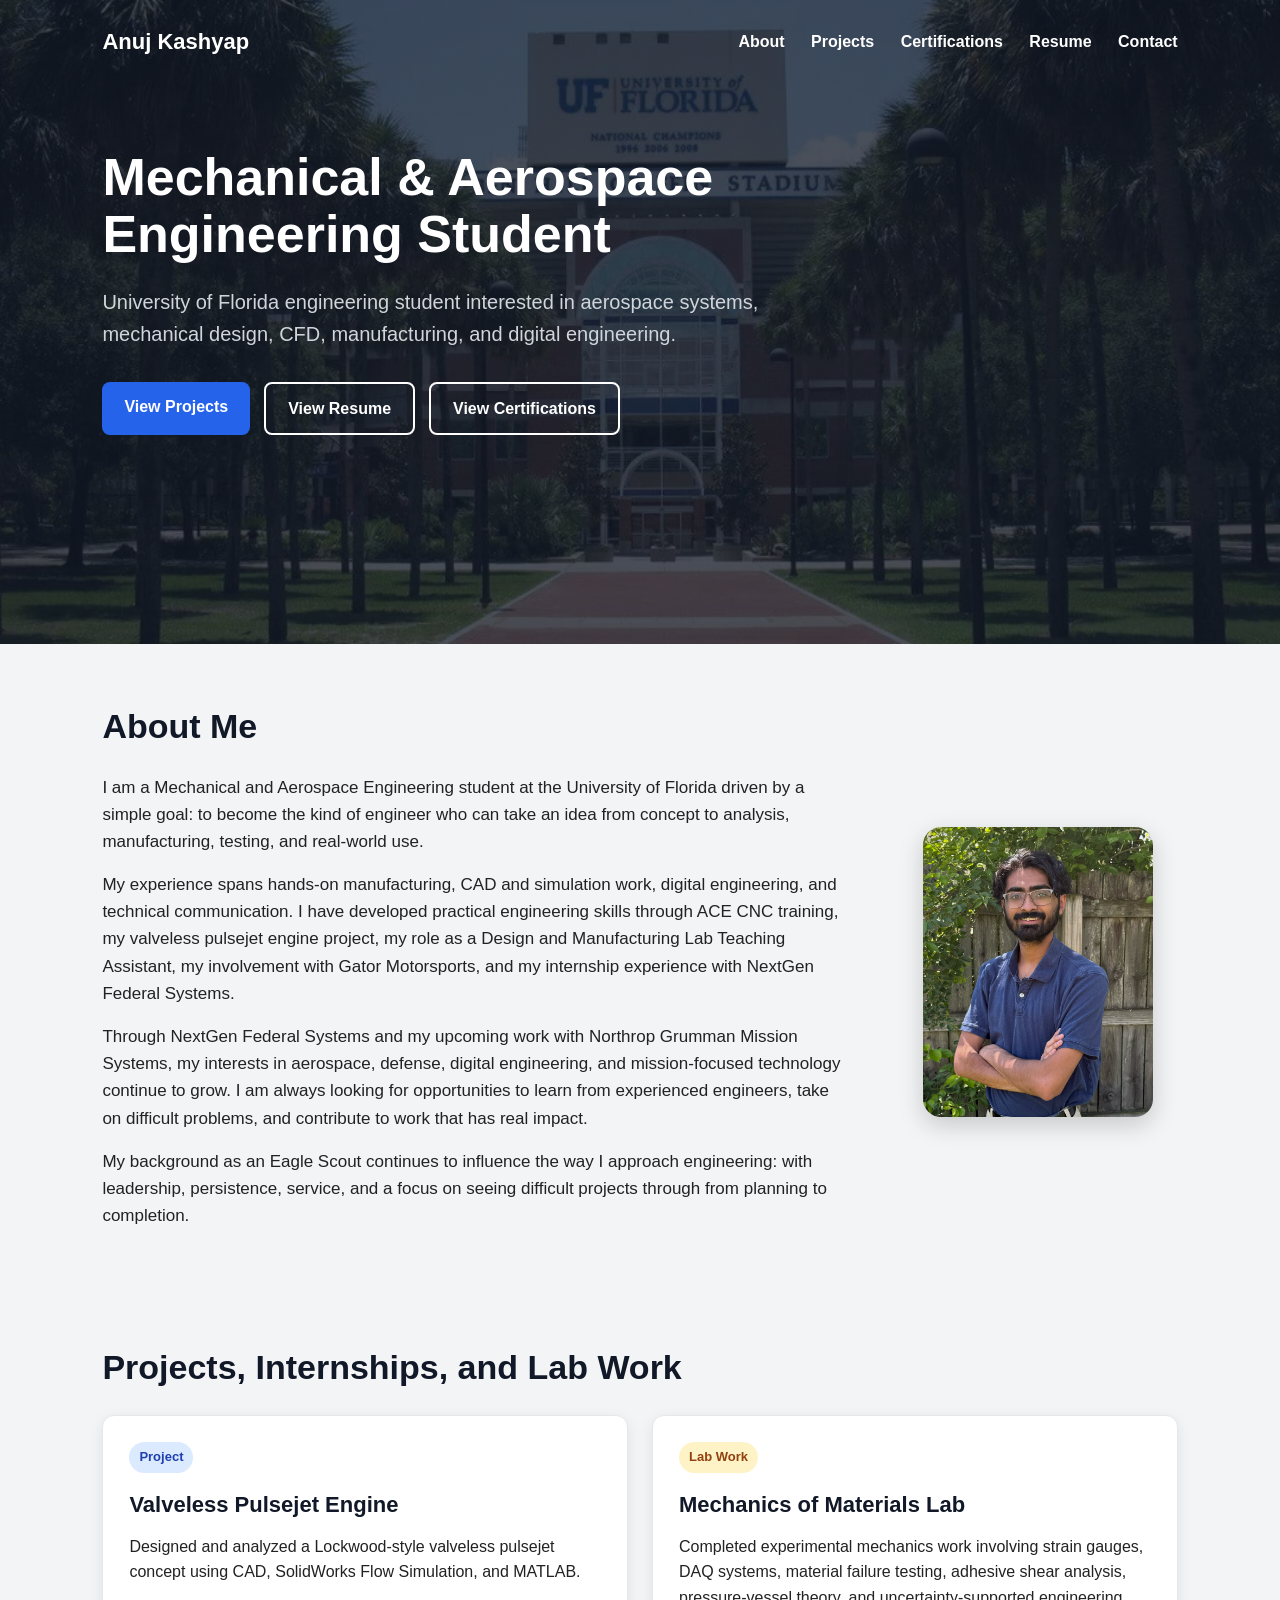
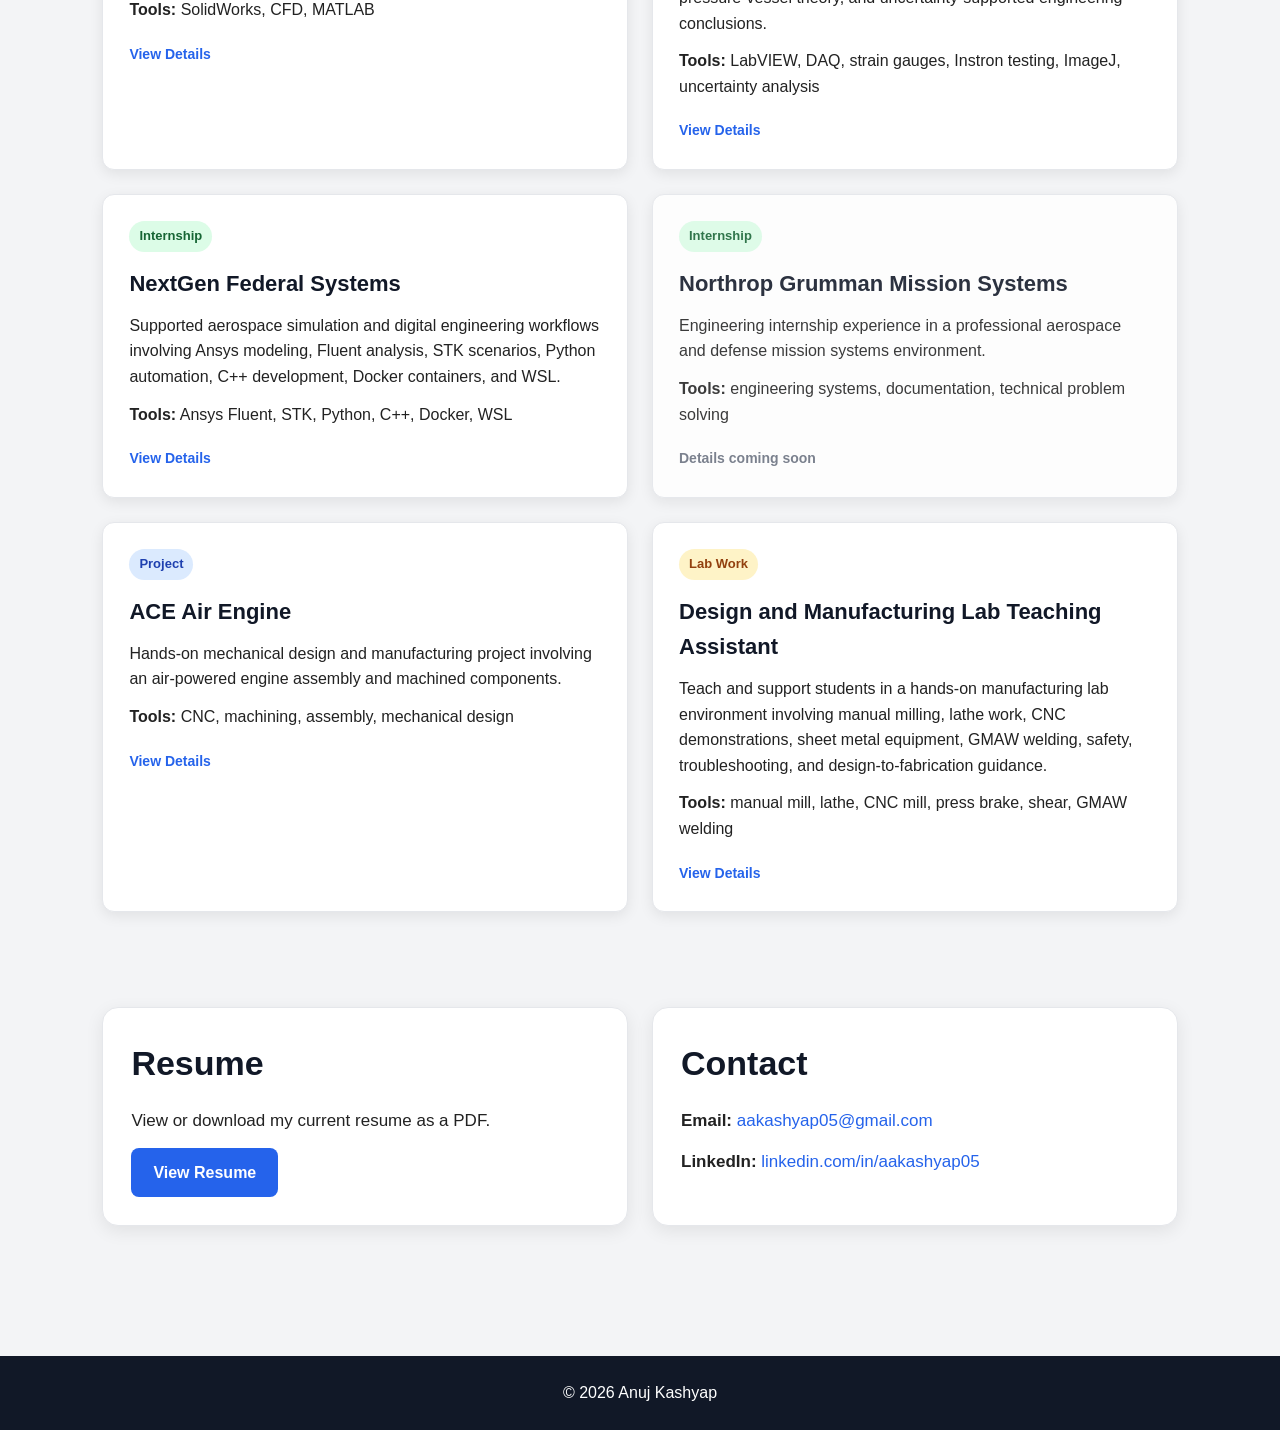
<file: index.html>
<!DOCTYPE html>
<html lang="en">
<head>
  <meta charset="UTF-8" />
  <meta name="viewport" content="width=device-width, initial-scale=1.0" />
  <title>Anuj Kashyap | Engineering Portfolio</title>
  <link rel="stylesheet" href="style.css" />

  <!--
    PROJECT PAGE CONTROLS

    true  = card is clickable
    false = card stays visible but cannot be clicked
  -->
  <script>
    const PROJECT_LINKS_ENABLED = {
      pulsejet: true,
      momLab: true,
      nextgen: true,
      northrop: false,
      aceAirEngine: true,
      dmlTa: true
    };
  </script>
</head>

<body>
  <header>
    <nav>
      <h2>Anuj Kashyap</h2>
      <div class="nav-links">
        <a href="#about">About</a>
        <a href="#projects">Projects</a>
        <a href="certifications.html">Certifications</a>
        <a href="#resume">Resume</a>
        <a href="#contact">Contact</a>
      </div>
    </nav>

    <section class="hero">
      <h1>Mechanical & Aerospace Engineering Student</h1>
      <p>
        University of Florida engineering student interested in aerospace systems,
        mechanical design, CFD, manufacturing, and digital engineering.
      </p>
      <div class="hero-buttons">
        <a class="button" href="#projects">View Projects</a>
        <a class="button secondary" href="#resume">View Resume</a>
        <a class="button secondary" href="certifications.html">View Certifications</a>
      </div>
    </section>
  </header>

  <main>
    <section id="about" class="about-section">
      <div class="about-text">
        <h2>About Me</h2>

        <p>
          I am a Mechanical and Aerospace Engineering student at the University of Florida
          driven by a simple goal: to become the kind of engineer who can take an idea from
          concept to analysis, manufacturing, testing, and real-world use.
        </p>

        <p>
          My experience spans hands-on manufacturing, CAD and simulation work, digital
          engineering, and technical communication. I have developed practical engineering
          skills through ACE CNC training, my valveless pulsejet engine project, my role as a
          Design and Manufacturing Lab Teaching Assistant, my involvement with Gator Motorsports,
          and my internship experience with NextGen Federal Systems.
        </p>

        <p>
          Through NextGen Federal Systems and my upcoming work with Northrop Grumman Mission
          Systems, my interests in aerospace, defense, digital engineering, and mission-focused
          technology continue to grow. I am always looking for opportunities to learn from
          experienced engineers, take on difficult problems, and contribute to work that has
          real impact.
        </p>

        <p>
          My background as an Eagle Scout continues to influence the way I approach engineering:
          with leadership, persistence, service, and a focus on seeing difficult projects
          through from planning to completion.
        </p>
      </div>

      <div class="about-image">
        <img class="profile-photo" src="headshot.jpeg" alt="Photo of Anuj Kashyap">
      </div>
    </section>

    <section id="projects">
      <h2>Projects, Internships, and Lab Work</h2>

      <div class="project-grid">

        <a class="project-card project-link" data-url="pulsejet.html" data-project="pulsejet">
          <span class="tag project-tag">Project</span>
          <h3>Valveless Pulsejet Engine</h3>
          <p>
            Designed and analyzed a Lockwood-style valveless pulsejet concept using CAD,
            SolidWorks Flow Simulation, and MATLAB.
          </p>
          <p><strong>Tools:</strong> SolidWorks, CFD, MATLAB</p>
          <span class="card-status">View Details</span>
        </a>

        <a class="project-card project-link" data-url="mom-lab.html" data-project="momLab">
          <span class="tag lab-tag">Lab Work</span>
          <h3>Mechanics of Materials Lab</h3>
          <p>
            Completed experimental mechanics work involving strain gauges, DAQ systems,
            material failure testing, adhesive shear analysis, pressure-vessel theory,
            and uncertainty-supported engineering conclusions.
          </p>
          <p><strong>Tools:</strong> LabVIEW, DAQ, strain gauges, Instron testing, ImageJ, uncertainty analysis</p>
          <span class="card-status">View Details</span>
        </a>

        <a class="project-card project-link" data-url="nextgen.html" data-project="nextgen">
          <span class="tag internship-tag">Internship</span>
          <h3>NextGen Federal Systems</h3>
          <p>
            Supported aerospace simulation and digital engineering workflows involving Ansys
            modeling, Fluent analysis, STK scenarios, Python automation, C++ development,
            Docker containers, and WSL.
          </p>
          <p><strong>Tools:</strong> Ansys Fluent, STK, Python, C++, Docker, WSL</p>
          <span class="card-status">View Details</span>
        </a>

        <a class="project-card project-link" data-url="northrop.html" data-project="northrop">
          <span class="tag internship-tag">Internship</span>
          <h3>Northrop Grumman Mission Systems</h3>
          <p>
            Engineering internship experience in a professional aerospace and defense
            mission systems environment.
          </p>
          <p><strong>Tools:</strong> engineering systems, documentation, technical problem solving</p>
          <span class="card-status">View Details</span>
        </a>

        <a class="project-card project-link" data-url="ace-air-engine.html" data-project="aceAirEngine">
          <span class="tag project-tag">Project</span>
          <h3>ACE Air Engine</h3>
          <p>
            Hands-on mechanical design and manufacturing project involving an air-powered
            engine assembly and machined components.
          </p>
          <p><strong>Tools:</strong> CNC, machining, assembly, mechanical design</p>
          <span class="card-status">View Details</span>
        </a>

        <a class="project-card project-link" data-url="dml-ta.html" data-project="dmlTa">
          <span class="tag lab-tag">Lab Work</span>
          <h3>Design and Manufacturing Lab Teaching Assistant</h3>
          <p>
            Teach and support students in a hands-on manufacturing lab environment involving manual
            milling, lathe work, CNC demonstrations, sheet metal equipment, GMAW welding, safety,
            troubleshooting, and design-to-fabrication guidance.
          </p>
          <p><strong>Tools:</strong> manual mill, lathe, CNC mill, press brake, shear, GMAW welding</p>
          <span class="card-status">View Details</span>
        </a>

      </div>
    </section>

    <section class="bottom-info">
      <div id="resume" class="info-card">
        <h2>Resume</h2>
        <p>
          View or download my current resume as a PDF.
        </p>
        <a class="button" href="resume.pdf" target="_blank" rel="noopener noreferrer">View Resume</a>
      </div>

      <div id="contact" class="info-card">
        <h2>Contact</h2>
        <p>
          <strong>Email:</strong>
          <a href="mailto:aakashyap05@gmail.com">aakashyap05@gmail.com</a>
        </p>
        <p>
          <strong>LinkedIn:</strong>
          <a href="https://www.linkedin.com/in/aakashyap05/" target="_blank" rel="noopener noreferrer">linkedin.com/in/aakashyap05</a>
        </p>
      </div>
    </section>
  </main>

  <footer>
    <p>© 2026 Anuj Kashyap</p>
  </footer>

  <script>
    document.addEventListener("DOMContentLoaded", function () {
      const cards = document.querySelectorAll(".project-link[data-project]");

      cards.forEach(function (card) {
        const projectKey = card.dataset.project;
        const isEnabled = PROJECT_LINKS_ENABLED[projectKey] === true;
        const status = card.querySelector(".card-status");

        if (isEnabled) {
          card.setAttribute("href", card.dataset.url);

          if (status) {
            status.textContent = "View Details";
          }
        } else {
          card.classList.add("disabled-card");
          card.removeAttribute("href");
          card.setAttribute("aria-disabled", "true");

          if (status) {
            status.textContent = "Details coming soon";
          }
        }
      });
    });
  </script>
</body>
</html>
</file>
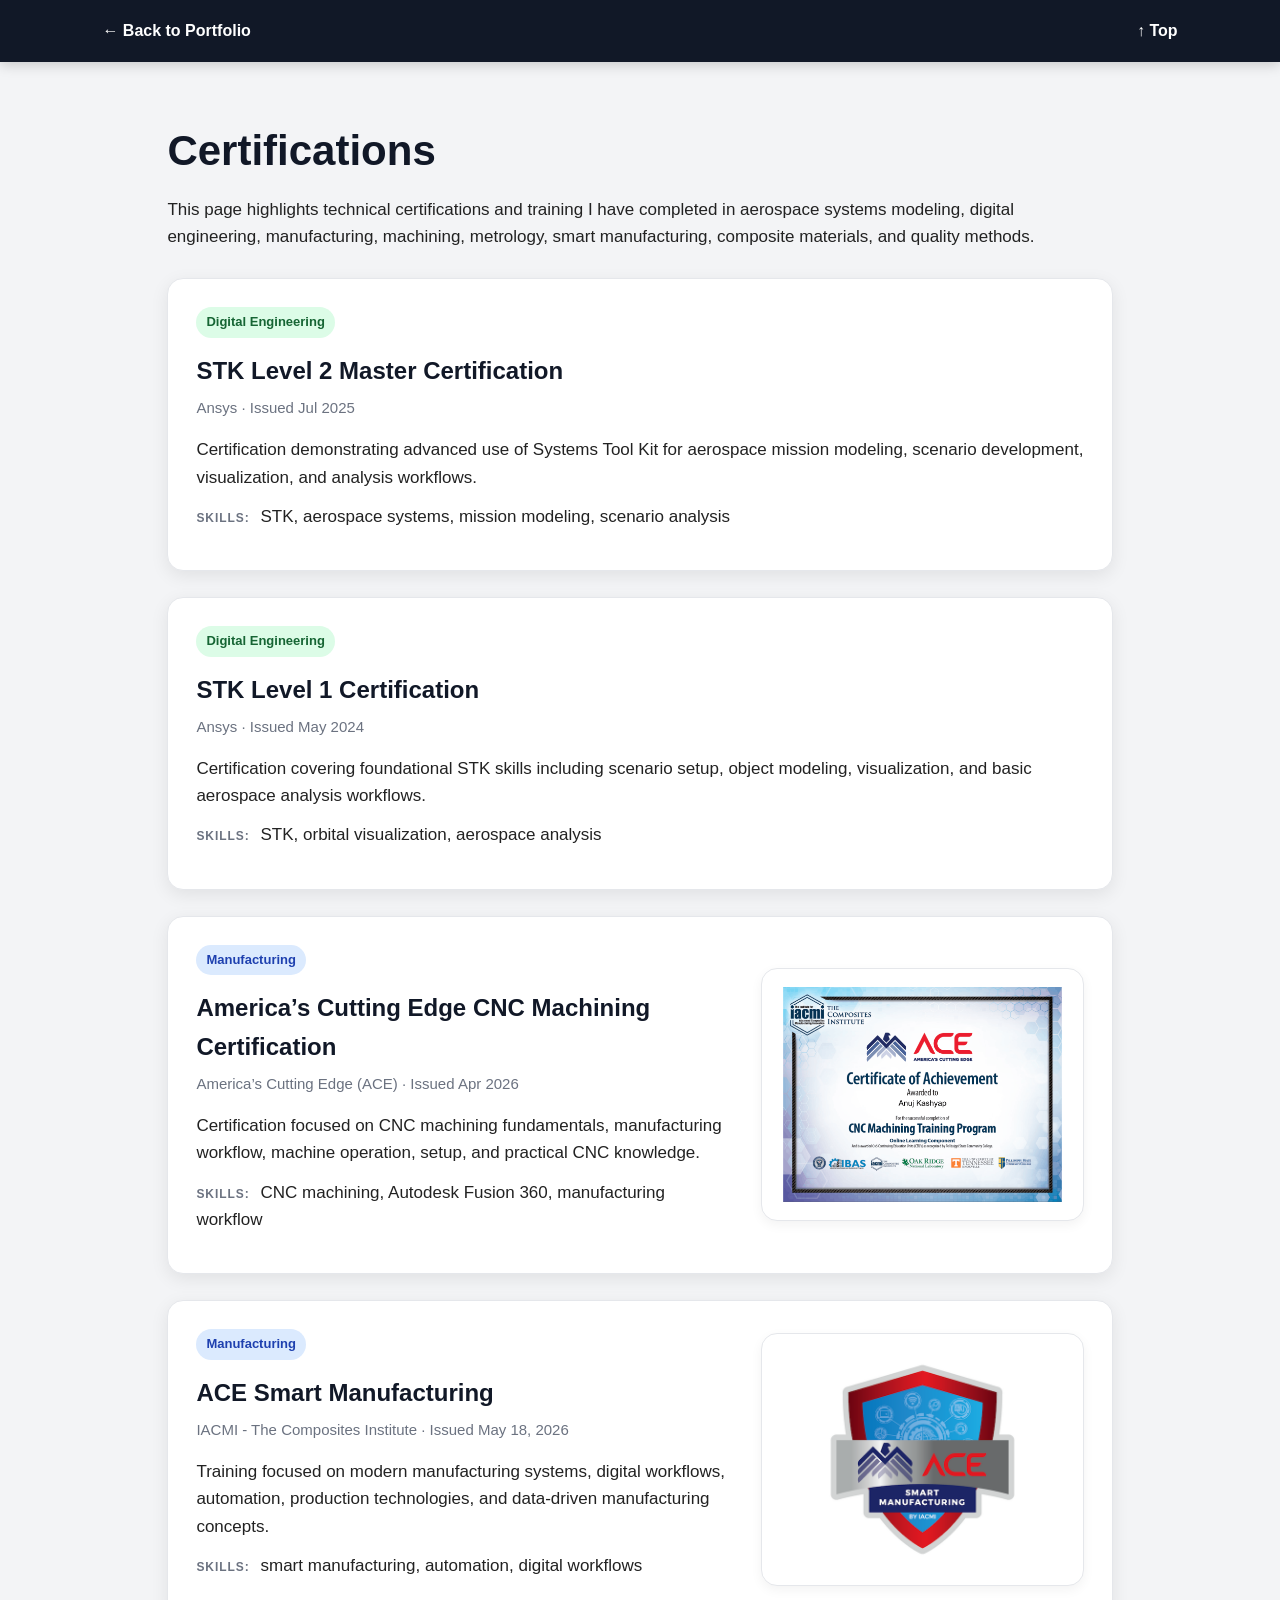
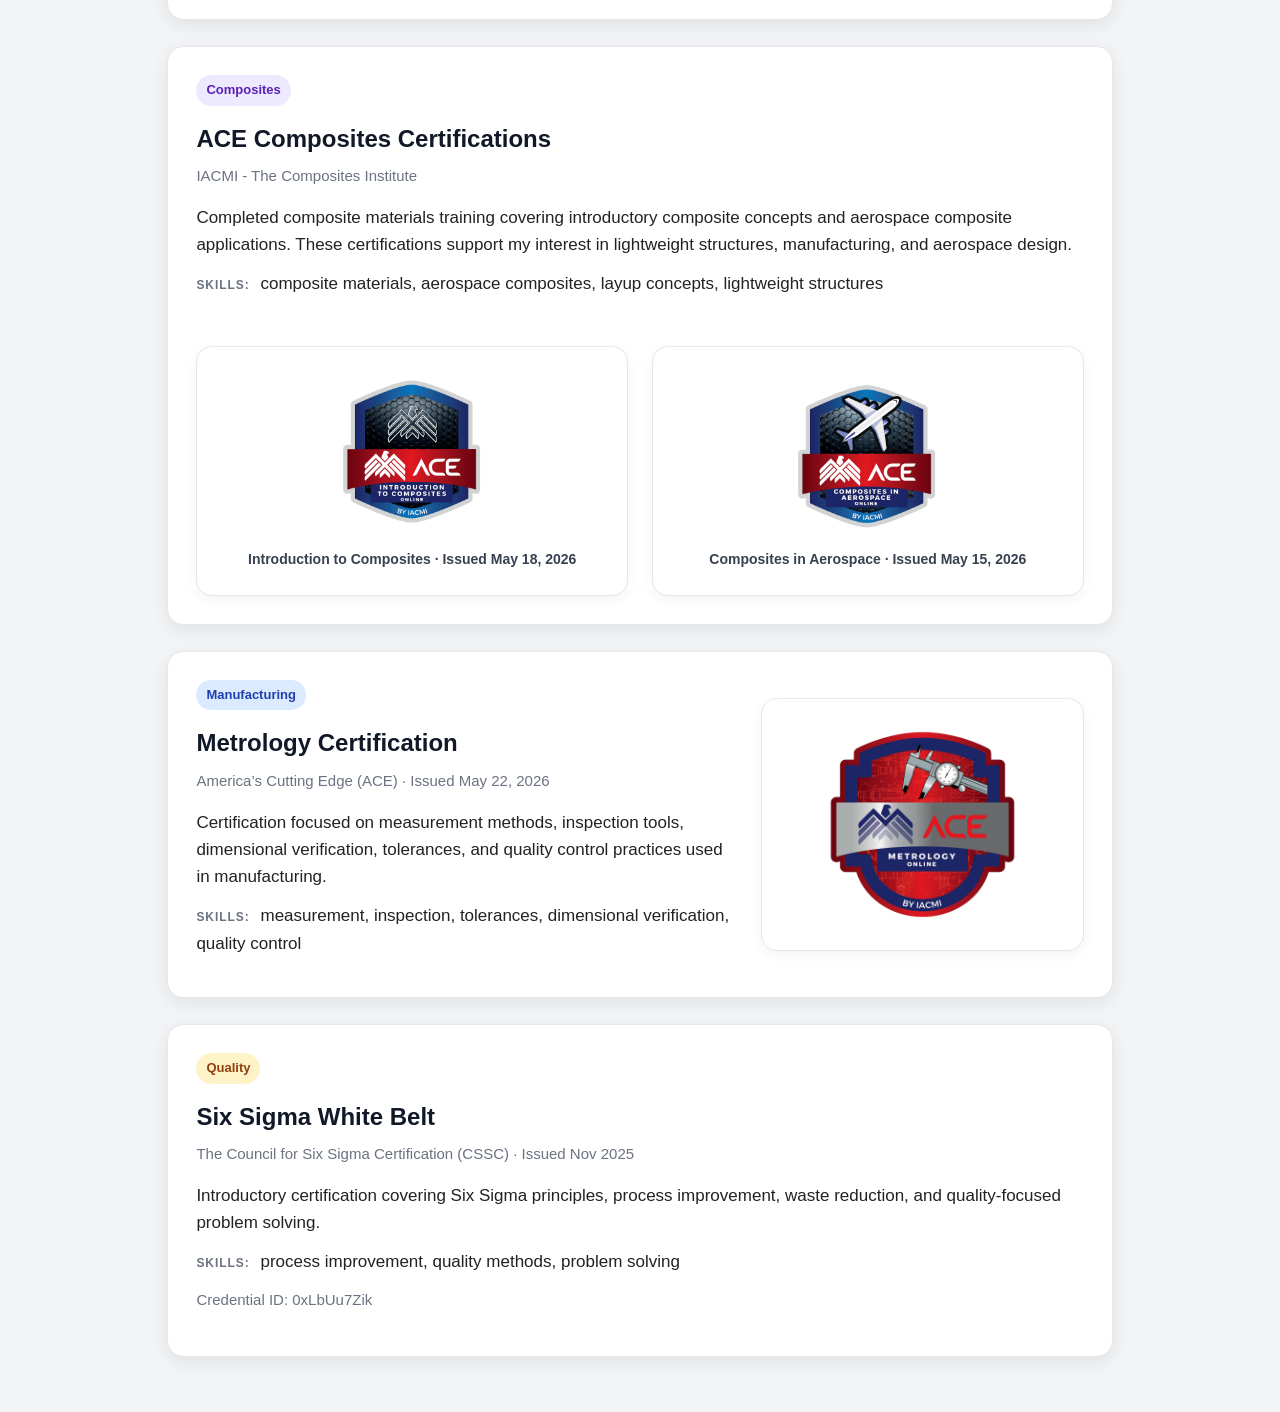
<file: certifications.html>
<!DOCTYPE html>
<html lang="en">
<head>
  <meta charset="UTF-8" />
  <meta name="viewport" content="width=device-width, initial-scale=1.0" />
  <title>Certifications | Anuj Kashyap</title>
  <link rel="stylesheet" href="style.css" />
</head>

<body>
  <header class="page-header">
  <a href="index.html">← Back to Portfolio</a>
  <a href="#">↑ Top</a>
</header>

  <main class="detail-page certifications-page">
    <h1>Certifications</h1>

    <p>
      This page highlights technical certifications and training I have completed in
      aerospace systems modeling, digital engineering, manufacturing, machining,
      metrology, smart manufacturing, composite materials, and quality methods.
    </p>

    <div class="cert-grid">

      <div class="cert-card cert-card-text-only">
        <div class="cert-content">
          <span class="tag digital-tag">Digital Engineering</span>
          <h3>STK Level 2 Master Certification</h3>
          <p class="cert-meta">Ansys · Issued Jul 2025</p>
          <p>
            Certification demonstrating advanced use of Systems Tool Kit for aerospace
            mission modeling, scenario development, visualization, and analysis workflows.
          </p>
          <p class="skills-line"><span>Skills:</span> STK, aerospace systems, mission modeling, scenario analysis</p>
        </div>
      </div>

      <div class="cert-card cert-card-text-only">
        <div class="cert-content">
          <span class="tag digital-tag">Digital Engineering</span>
          <h3>STK Level 1 Certification</h3>
          <p class="cert-meta">Ansys · Issued May 2024</p>
          <p>
            Certification covering foundational STK skills including scenario setup,
            object modeling, visualization, and basic aerospace analysis workflows.
          </p>
          <p class="skills-line"><span>Skills:</span> STK, orbital visualization, aerospace analysis</p>
        </div>
      </div>

      <div class="cert-card">
        <div class="cert-content">
          <span class="tag manufacturing-tag">Manufacturing</span>
          <h3>America’s Cutting Edge CNC Machining Certification</h3>
          <p class="cert-meta">America’s Cutting Edge &lpar;ACE&rpar; · Issued Apr 2026</p>
          <p>
            Certification focused on CNC machining fundamentals, manufacturing workflow,
            machine operation, setup, and practical CNC knowledge.
          </p>
          <p class="skills-line"><span>Skills:</span> CNC machining, Autodesk Fusion 360, manufacturing workflow</p>
        </div>

        <figure class="cert-media">
          <img src="cert-ace-cnc.png" alt="America’s Cutting Edge CNC Machining Certification"
               onerror="this.style.display='none'; this.nextElementSibling.style.display='flex';">
          <span class="cert-placeholder">Image slot: cert-ace-cnc.png</span>
        </figure>
      </div>

      <div class="cert-card">
        <div class="cert-content">
          <span class="tag manufacturing-tag">Manufacturing</span>
          <h3>ACE Smart Manufacturing</h3>
          <p class="cert-meta">IACMI - The Composites Institute · Issued May 18, 2026</p>
          <p>
            Training focused on modern manufacturing systems, digital workflows,
            automation, production technologies, and data-driven manufacturing concepts.
          </p>
          <p class="skills-line"><span>Skills:</span> smart manufacturing, automation, digital workflows</p>
        </div>

        <figure class="cert-media">
          <img src="cert-smart-manufacturing.png" alt="ACE Smart Manufacturing Certification"
               onerror="this.style.display='none'; this.nextElementSibling.style.display='flex';">
          <span class="cert-placeholder">Image slot: cert-smart-manufacturing.png</span>
        </figure>
      </div>

      <div class="cert-card cert-card-wide">
        <div class="cert-content">
          <span class="tag composites-tag">Composites</span>
          <h3>ACE Composites Certifications</h3>
          <p class="cert-meta">IACMI - The Composites Institute</p>
          <p>
            Completed composite materials training covering introductory composite
            concepts and aerospace composite applications. These certifications support
            my interest in lightweight structures, manufacturing, and aerospace design.
          </p>
          <p class="skills-line"><span>Skills:</span> composite materials, aerospace composites, layup concepts, lightweight structures</p>
        </div>

        <div class="cert-subgrid">
          <figure class="cert-media">
            <img src="cert-composites-intro.png" alt="Introduction to Composites Certification"
                 onerror="this.style.display='none'; this.nextElementSibling.style.display='flex';">
            <span class="cert-placeholder">Badge slot: cert-composites-intro.png</span>
            <figcaption>Introduction to Composites · Issued May 18, 2026</figcaption>
          </figure>

          <figure class="cert-media">
            <img src="cert-composites-aerospace.png" alt="Composites in Aerospace Certification"
                 onerror="this.style.display='none'; this.nextElementSibling.style.display='flex';">
            <span class="cert-placeholder">Badge slot: cert-composites-aerospace.png</span>
            <figcaption>Composites in Aerospace · Issued May 15, 2026</figcaption>
          </figure>
        </div>
      </div>

      <div class="cert-card">
  <div class="cert-content">
    <span class="tag manufacturing-tag">Manufacturing</span>
    <h3>Metrology Certification</h3>
    <p class="cert-meta">America’s Cutting Edge &lpar;ACE&rpar; · Issued May 22, 2026</p>
    <p>
      Certification focused on measurement methods, inspection tools, dimensional
      verification, tolerances, and quality control practices used in manufacturing.
    </p>
    <p class="skills-line"><span>Skills:</span> measurement, inspection, tolerances, dimensional verification, quality control</p>
  </div>

  <figure class="cert-media">
    <img src="metrology.png" alt="Metrology Certification Badge"
         onerror="this.style.display='none'; this.nextElementSibling.style.display='flex';">
    <span class="cert-placeholder">Image slot: metrology.png</span>
  </figure>
</div>

      <div class="cert-card cert-card-text-only">
        <div class="cert-content">
          <span class="tag quality-tag">Quality</span>
          <h3>Six Sigma White Belt</h3>
          <p class="cert-meta">The Council for Six Sigma Certification &lpar;CSSC&rpar; · Issued Nov 2025</p>
          <p>
            Introductory certification covering Six Sigma principles, process improvement,
            waste reduction, and quality-focused problem solving.
          </p>
          <p class="skills-line"><span>Skills:</span> process improvement, quality methods, problem solving</p>
          <p class="cert-meta">Credential ID: 0xLbUu7Zik</p>
        </div>
      </div>

    </div>
  </main>
</body>
</html>
</file>
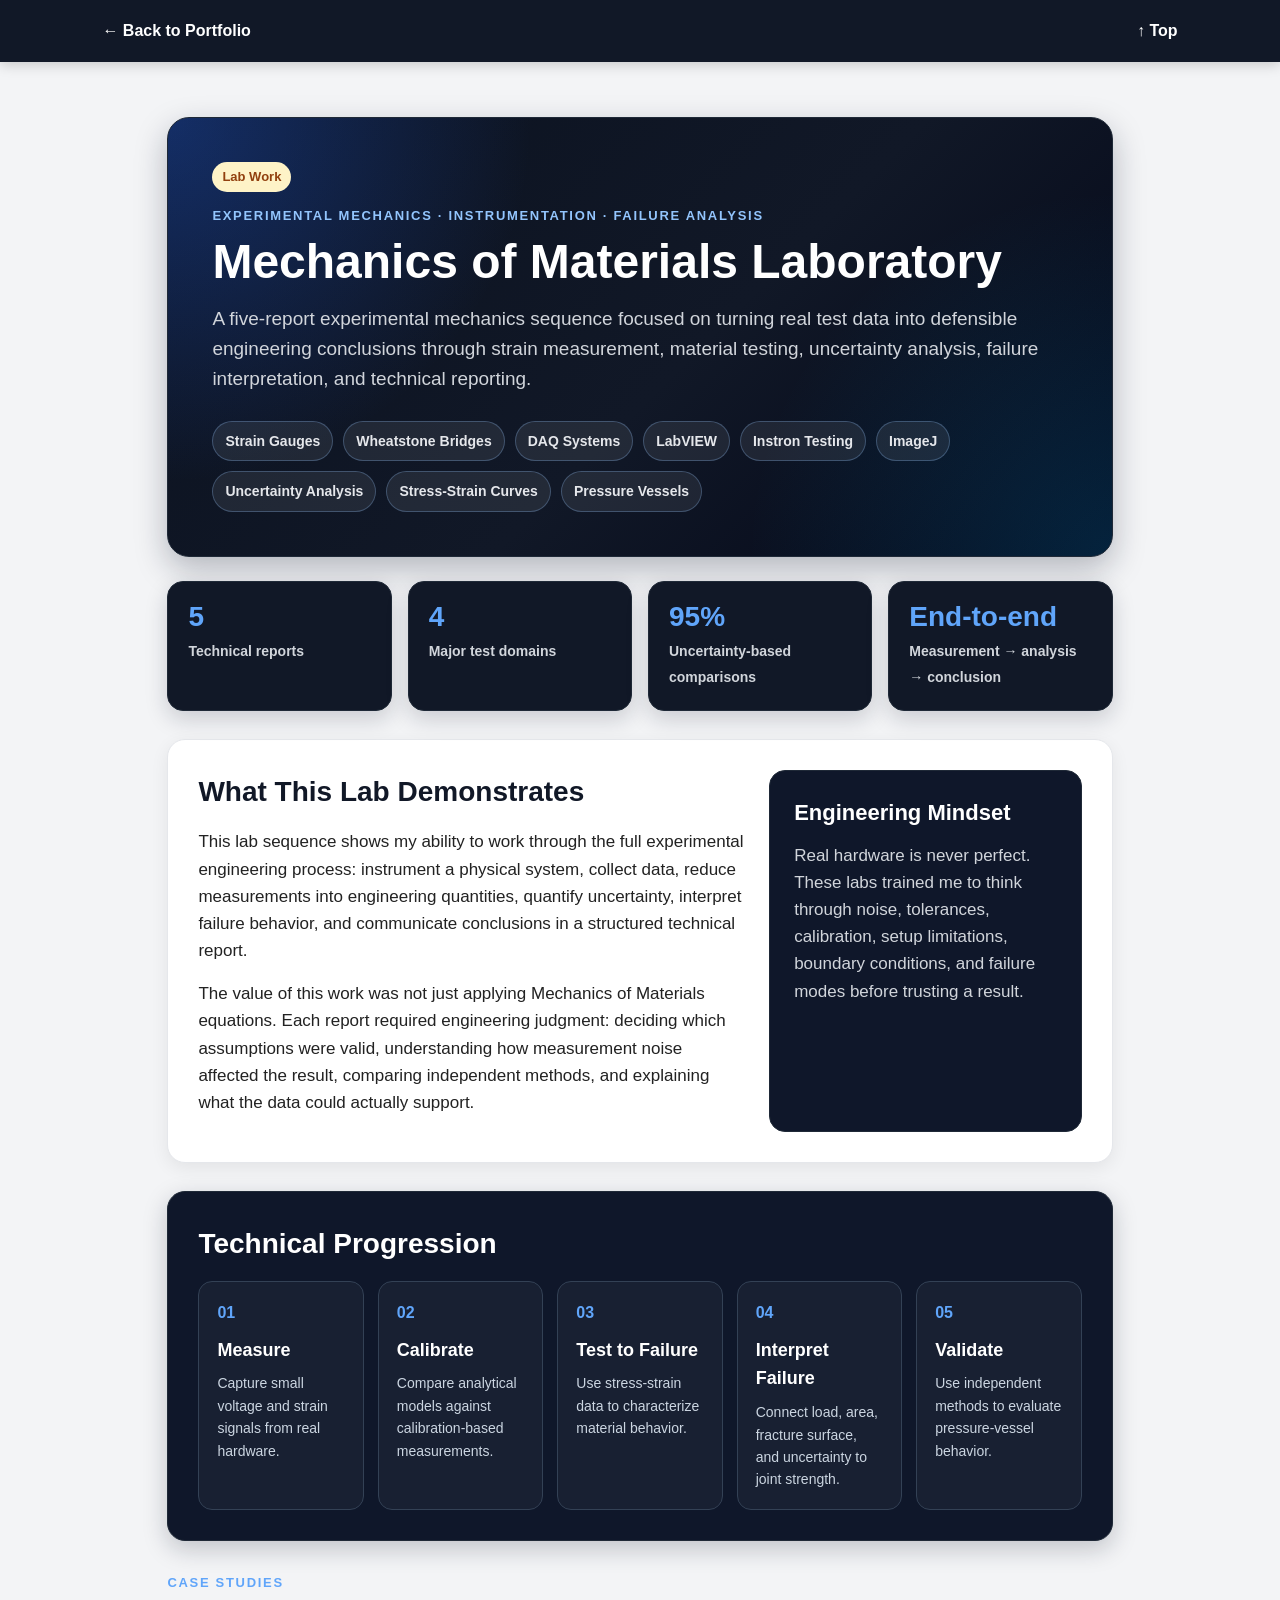
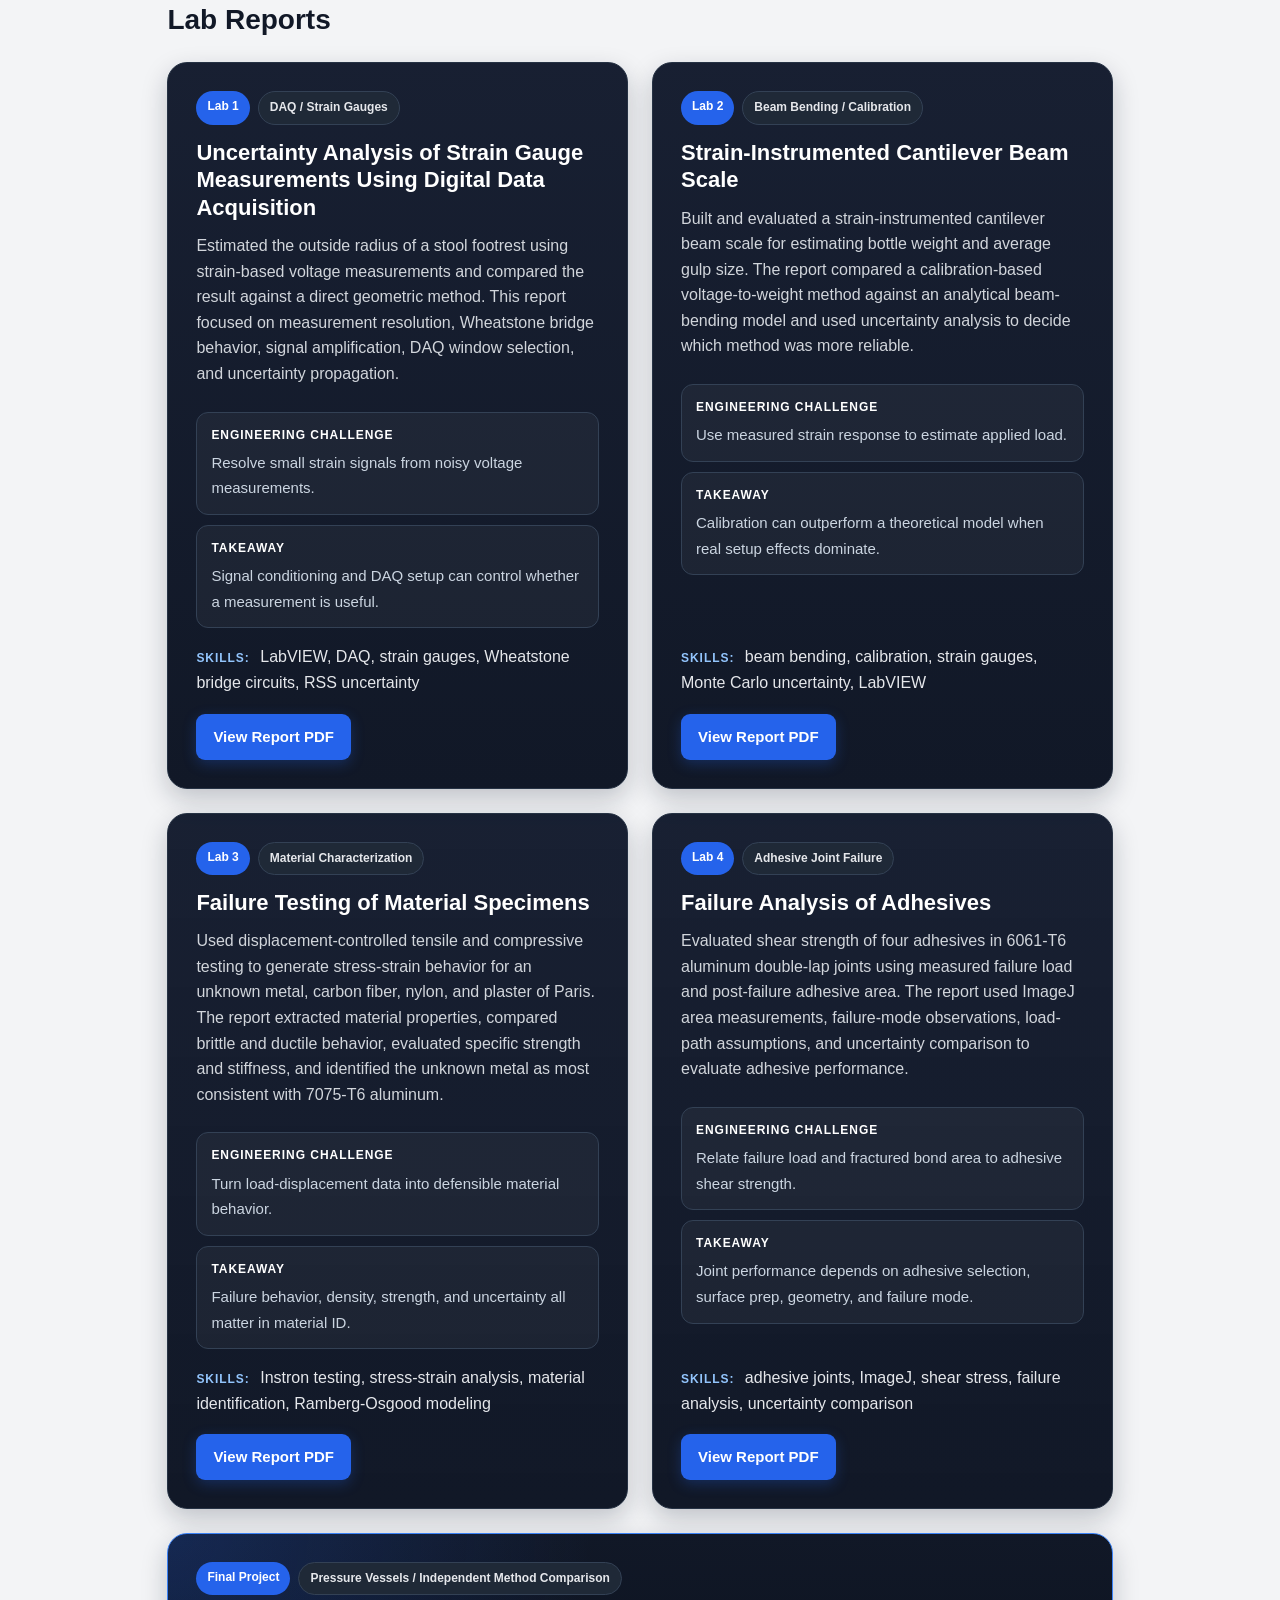
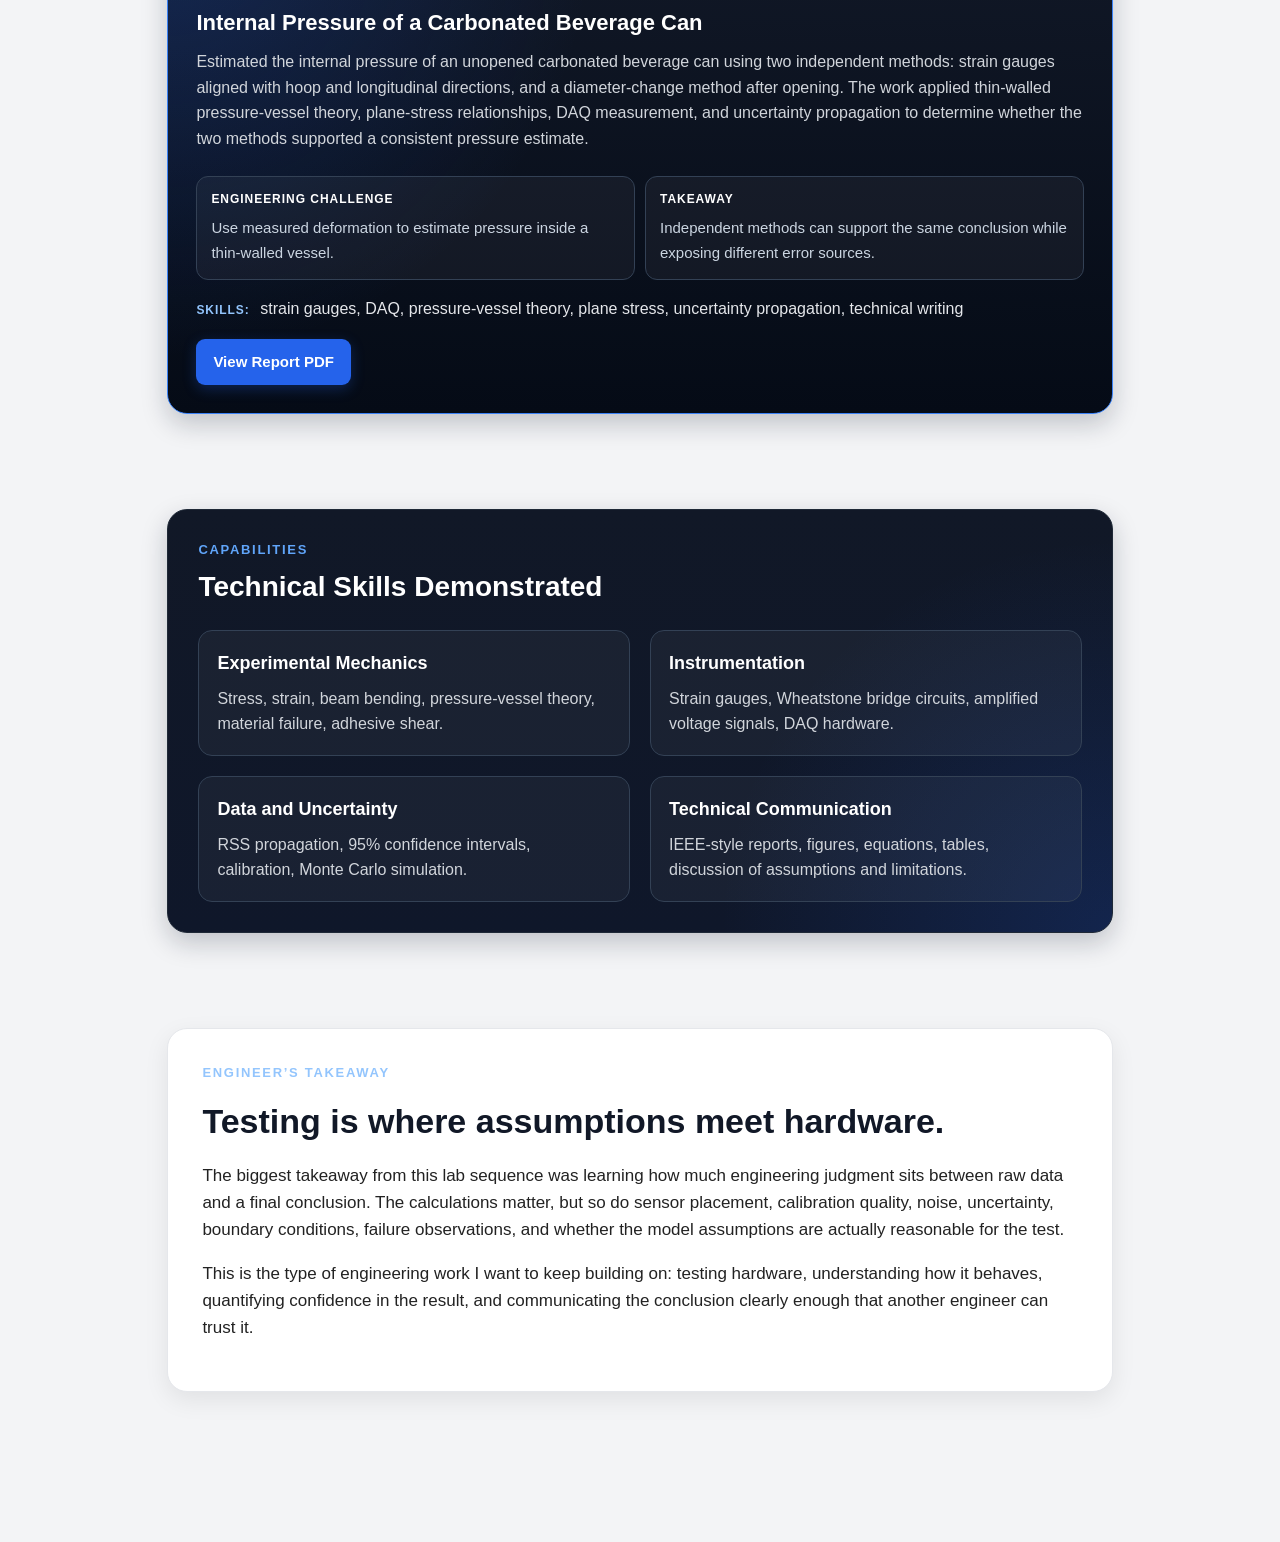
<file: mom-lab.html>
<!DOCTYPE html>
<html lang="en">
<head>
  <meta charset="UTF-8" />
  <meta name="viewport" content="width=device-width, initial-scale=1.0" />
  <title>Mechanics of Materials Lab | Anuj Kashyap</title>
  <link rel="stylesheet" href="style.css" />
</head>

<body>
  <header class="page-header">
    <a href="index.html">← Back to Portfolio</a>
    <a href="#">↑ Top</a>
  </header>

  <main class="detail-page mom-page">

    <section class="mom-hero">
      <span class="tag lab-tag">Lab Work</span>

      <p class="mom-kicker">Experimental Mechanics · Instrumentation · Failure Analysis</p>

      <h1>Mechanics of Materials Laboratory</h1>

      <p class="mom-lead">
        A five-report experimental mechanics sequence focused on turning real test data into
        defensible engineering conclusions through strain measurement, material testing,
        uncertainty analysis, failure interpretation, and technical reporting.
      </p>

      <div class="mom-hero-pills">
        <span>Strain Gauges</span>
        <span>Wheatstone Bridges</span>
        <span>DAQ Systems</span>
        <span>LabVIEW</span>
        <span>Instron Testing</span>
        <span>ImageJ</span>
        <span>Uncertainty Analysis</span>
        <span>Stress-Strain Curves</span>
        <span>Pressure Vessels</span>
      </div>
    </section>

    <section class="mom-stat-grid">
      <div class="mom-stat-card">
        <strong>5</strong>
        <span>Technical reports</span>
      </div>

      <div class="mom-stat-card">
        <strong>4</strong>
        <span>Major test domains</span>
      </div>

      <div class="mom-stat-card">
        <strong>95%</strong>
        <span>Uncertainty-based comparisons</span>
      </div>

      <div class="mom-stat-card">
        <strong>End-to-end</strong>
        <span>Measurement → analysis → conclusion</span>
      </div>
    </section>

    <section class="mom-split-section">
      <div>
        <h2>What This Lab Demonstrates</h2>
        <p>
          This lab sequence shows my ability to work through the full experimental engineering
          process: instrument a physical system, collect data, reduce measurements into engineering
          quantities, quantify uncertainty, interpret failure behavior, and communicate conclusions
          in a structured technical report.
        </p>

        <p>
          The value of this work was not just applying Mechanics of Materials equations. Each report
          required engineering judgment: deciding which assumptions were valid, understanding how
          measurement noise affected the result, comparing independent methods, and explaining what
          the data could actually support.
        </p>
      </div>

      <div class="mom-callout">
        <h3>Engineering Mindset</h3>
        <p>
          Real hardware is never perfect. These labs trained me to think through noise, tolerances,
          calibration, setup limitations, boundary conditions, and failure modes before trusting a result.
        </p>
      </div>
    </section>

    <section class="mom-process-section">
      <h2>Technical Progression</h2>

      <div class="mom-process-grid">
        <div>
          <span>01</span>
          <h3>Measure</h3>
          <p>Capture small voltage and strain signals from real hardware.</p>
        </div>

        <div>
          <span>02</span>
          <h3>Calibrate</h3>
          <p>Compare analytical models against calibration-based measurements.</p>
        </div>

        <div>
          <span>03</span>
          <h3>Test to Failure</h3>
          <p>Use stress-strain data to characterize material behavior.</p>
        </div>

        <div>
          <span>04</span>
          <h3>Interpret Failure</h3>
          <p>Connect load, area, fracture surface, and uncertainty to joint strength.</p>
        </div>

        <div>
          <span>05</span>
          <h3>Validate</h3>
          <p>Use independent methods to evaluate pressure-vessel behavior.</p>
        </div>
      </div>
    </section>

    <section class="reports-section">
      <div class="mom-section-heading">
        <p>Case Studies</p>
        <h2>Lab Reports</h2>
      </div>

      <div class="report-grid">

        <article class="report-card">
          <div class="report-topline">
            <span class="report-number">Lab 1</span>
            <span class="report-type">DAQ / Strain Gauges</span>
          </div>

          <h3>Uncertainty Analysis of Strain Gauge Measurements Using Digital Data Acquisition</h3>

          <p>
            Estimated the outside radius of a stool footrest using strain-based voltage measurements
            and compared the result against a direct geometric method. This report focused on
            measurement resolution, Wheatstone bridge behavior, signal amplification, DAQ window
            selection, and uncertainty propagation.
          </p>

          <div class="report-metrics">
            <div>
              <strong>Engineering challenge</strong>
              <span>Resolve small strain signals from noisy voltage measurements.</span>
            </div>
            <div>
              <strong>Takeaway</strong>
              <span>Signal conditioning and DAQ setup can control whether a measurement is useful.</span>
            </div>
          </div>

          <p class="skills-line">
            <span>Skills:</span> LabVIEW, DAQ, strain gauges, Wheatstone bridge circuits, RSS uncertainty
          </p>

          <a class="report-button" href="KashyapA-L1.pdf" target="_blank" rel="noopener noreferrer">
            View Report PDF
          </a>
        </article>

        <article class="report-card">
          <div class="report-topline">
            <span class="report-number">Lab 2</span>
            <span class="report-type">Beam Bending / Calibration</span>
          </div>

          <h3>Strain-Instrumented Cantilever Beam Scale</h3>

          <p>
            Built and evaluated a strain-instrumented cantilever beam scale for estimating bottle
            weight and average gulp size. The report compared a calibration-based voltage-to-weight
            method against an analytical beam-bending model and used uncertainty analysis to decide
            which method was more reliable.
          </p>

          <div class="report-metrics">
            <div>
              <strong>Engineering challenge</strong>
              <span>Use measured strain response to estimate applied load.</span>
            </div>
            <div>
              <strong>Takeaway</strong>
              <span>Calibration can outperform a theoretical model when real setup effects dominate.</span>
            </div>
          </div>

          <p class="skills-line">
            <span>Skills:</span> beam bending, calibration, strain gauges, Monte Carlo uncertainty, LabVIEW
          </p>

          <a class="report-button" href="KashyapA-L2.pdf" target="_blank" rel="noopener noreferrer">
            View Report PDF
          </a>
        </article>

        <article class="report-card">
          <div class="report-topline">
            <span class="report-number">Lab 3</span>
            <span class="report-type">Material Characterization</span>
          </div>

          <h3>Failure Testing of Material Specimens</h3>

          <p>
            Used displacement-controlled tensile and compressive testing to generate stress-strain
            behavior for an unknown metal, carbon fiber, nylon, and plaster of Paris. The report
            extracted material properties, compared brittle and ductile behavior, evaluated specific
            strength and stiffness, and identified the unknown metal as most consistent with 7075-T6
            aluminum.
          </p>

          <div class="report-metrics">
            <div>
              <strong>Engineering challenge</strong>
              <span>Turn load-displacement data into defensible material behavior.</span>
            </div>
            <div>
              <strong>Takeaway</strong>
              <span>Failure behavior, density, strength, and uncertainty all matter in material ID.</span>
            </div>
          </div>

          <p class="skills-line">
            <span>Skills:</span> Instron testing, stress-strain analysis, material identification, Ramberg-Osgood modeling
          </p>

          <a class="report-button" href="KashyapA-L3.pdf" target="_blank" rel="noopener noreferrer">
            View Report PDF
          </a>
        </article>

        <article class="report-card">
          <div class="report-topline">
            <span class="report-number">Lab 4</span>
            <span class="report-type">Adhesive Joint Failure</span>
          </div>

          <h3>Failure Analysis of Adhesives</h3>

          <p>
            Evaluated shear strength of four adhesives in 6061-T6 aluminum double-lap joints using
            measured failure load and post-failure adhesive area. The report used ImageJ area
            measurements, failure-mode observations, load-path assumptions, and uncertainty comparison
            to evaluate adhesive performance.
          </p>

          <div class="report-metrics">
            <div>
              <strong>Engineering challenge</strong>
              <span>Relate failure load and fractured bond area to adhesive shear strength.</span>
            </div>
            <div>
              <strong>Takeaway</strong>
              <span>Joint performance depends on adhesive selection, surface prep, geometry, and failure mode.</span>
            </div>
          </div>

          <p class="skills-line">
            <span>Skills:</span> adhesive joints, ImageJ, shear stress, failure analysis, uncertainty comparison
          </p>

          <a class="report-button" href="KashyapA-L4.pdf" target="_blank" rel="noopener noreferrer">
            View Report PDF
          </a>
        </article>

        <article class="report-card final-report">
          <div class="report-topline">
            <span class="report-number">Final Project</span>
            <span class="report-type">Pressure Vessels / Independent Method Comparison</span>
          </div>

          <h3>Internal Pressure of a Carbonated Beverage Can</h3>

          <p>
            Estimated the internal pressure of an unopened carbonated beverage can using two independent
            methods: strain gauges aligned with hoop and longitudinal directions, and a diameter-change
            method after opening. The work applied thin-walled pressure-vessel theory, plane-stress
            relationships, DAQ measurement, and uncertainty propagation to determine whether the two
            methods supported a consistent pressure estimate.
          </p>

          <div class="report-metrics final-metrics">
            <div>
              <strong>Engineering challenge</strong>
              <span>Use measured deformation to estimate pressure inside a thin-walled vessel.</span>
            </div>
            <div>
              <strong>Takeaway</strong>
              <span>Independent methods can support the same conclusion while exposing different error sources.</span>
            </div>
          </div>

          <p class="skills-line">
            <span>Skills:</span> strain gauges, DAQ, pressure-vessel theory, plane stress, uncertainty propagation, technical writing
          </p>

          <a class="report-button" href="KashyapA-FP31.pdf" target="_blank" rel="noopener noreferrer">
            View Report PDF
          </a>
        </article>

      </div>
    </section>

    <section class="mom-skills-section">
      <div class="mom-section-heading">
        <p>Capabilities</p>
        <h2>Technical Skills Demonstrated</h2>
      </div>

      <div class="mom-skills-grid">
        <div>
          <h3>Experimental Mechanics</h3>
          <p>Stress, strain, beam bending, pressure-vessel theory, material failure, adhesive shear.</p>
        </div>

        <div>
          <h3>Instrumentation</h3>
          <p>Strain gauges, Wheatstone bridge circuits, amplified voltage signals, DAQ hardware.</p>
        </div>

        <div>
          <h3>Data and Uncertainty</h3>
          <p>RSS propagation, 95% confidence intervals, calibration, Monte Carlo simulation.</p>
        </div>

        <div>
          <h3>Technical Communication</h3>
          <p>IEEE-style reports, figures, equations, tables, discussion of assumptions and limitations.</p>
        </div>
      </div>
    </section>

    <section class="mom-closing-section">
      <p class="mom-kicker">Engineer’s Takeaway</p>
      <h2>Testing is where assumptions meet hardware.</h2>

      <p>
        The biggest takeaway from this lab sequence was learning how much engineering judgment
        sits between raw data and a final conclusion. The calculations matter, but so do sensor
        placement, calibration quality, noise, uncertainty, boundary conditions, failure observations,
        and whether the model assumptions are actually reasonable for the test.
      </p>

      <p>
        This is the type of engineering work I want to keep building on: testing hardware, understanding
        how it behaves, quantifying confidence in the result, and communicating the conclusion clearly
        enough that another engineer can trust it.
      </p>
    </section>

  </main>
</body>
</html>
</file>
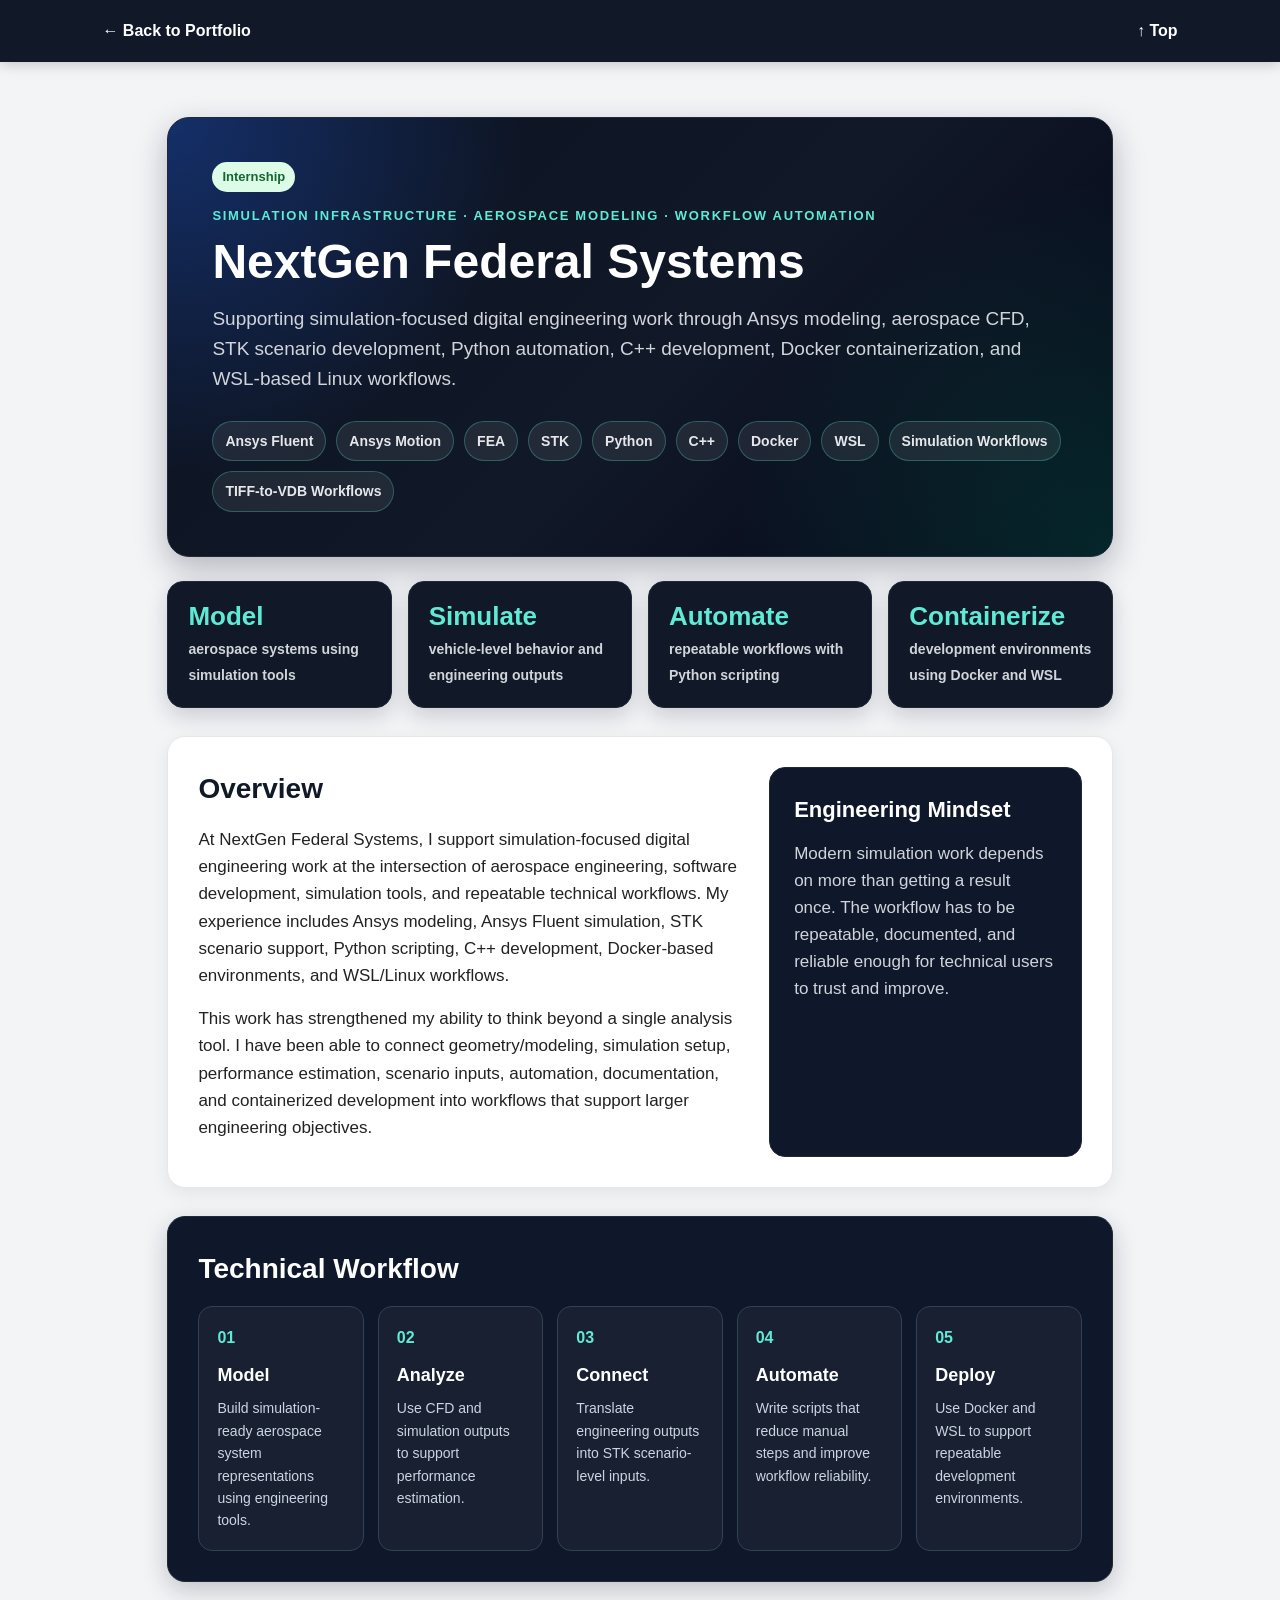
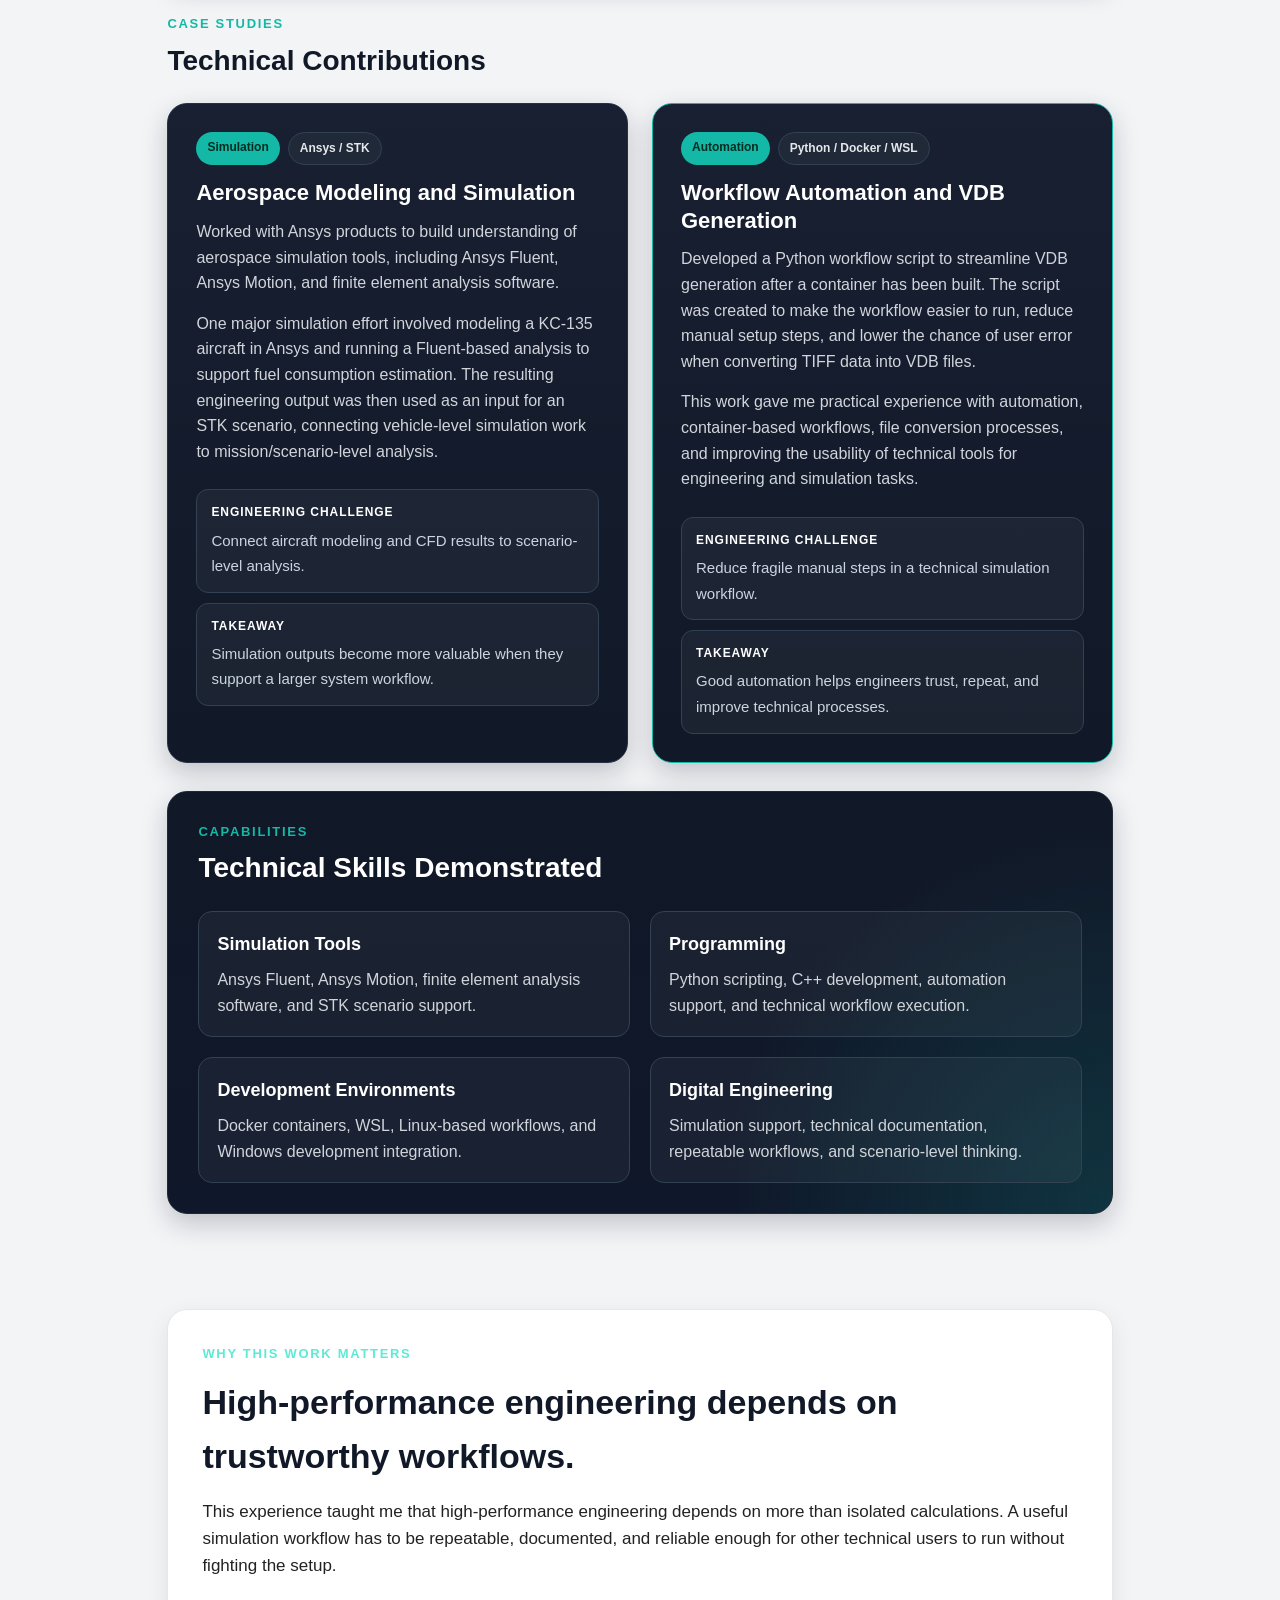
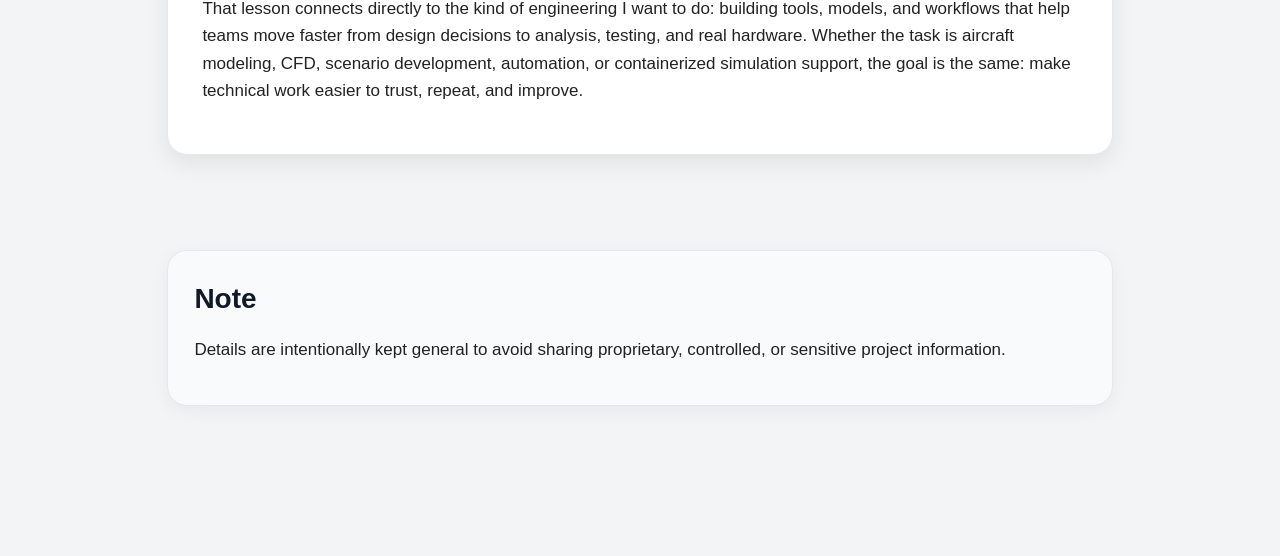
<file: nextgen.html>
<!DOCTYPE html>
<html lang="en">
<head>
  <meta charset="UTF-8" />
  <meta name="viewport" content="width=device-width, initial-scale=1.0" />
  <title>NextGen Federal Systems | Anuj Kashyap</title>
  <link rel="stylesheet" href="style.css" />
</head>

<body>
  <header class="page-header">
    <a href="index.html">← Back to Portfolio</a>
    <a href="#">↑ Top</a>
  </header>

  <main class="detail-page nxg-page">

    <section class="nxg-hero">
      <span class="tag internship-tag">Internship</span>

      <p class="nxg-kicker">Simulation Infrastructure · Aerospace Modeling · Workflow Automation</p>

      <h1>NextGen Federal Systems</h1>

      <p class="nxg-lead">
        Supporting simulation-focused digital engineering work through Ansys modeling,
        aerospace CFD, STK scenario development, Python automation, C++ development,
        Docker containerization, and WSL-based Linux workflows.
      </p>

      <div class="nxg-hero-pills">
        <span>Ansys Fluent</span>
        <span>Ansys Motion</span>
        <span>FEA</span>
        <span>STK</span>
        <span>Python</span>
        <span>C++</span>
        <span>Docker</span>
        <span>WSL</span>
        <span>Simulation Workflows</span>
        <span>TIFF-to-VDB Workflows</span>
      </div>
    </section>

    <section class="nxg-stat-grid">
      <div class="nxg-stat-card">
        <strong>Model</strong>
        <span>aerospace systems using simulation tools</span>
      </div>

      <div class="nxg-stat-card">
        <strong>Simulate</strong>
        <span>vehicle-level behavior and engineering outputs</span>
      </div>

      <div class="nxg-stat-card">
        <strong>Automate</strong>
        <span>repeatable workflows with Python scripting</span>
      </div>

      <div class="nxg-stat-card">
        <strong>Containerize</strong>
        <span>development environments using Docker and WSL</span>
      </div>
    </section>

    <section class="nxg-split-section">
      <div>
        <h2>Overview</h2>

        <p>
          At NextGen Federal Systems, I support simulation-focused digital engineering work
          at the intersection of aerospace engineering, software development, simulation tools,
          and repeatable technical workflows. My experience includes Ansys modeling, Ansys Fluent
          simulation, STK scenario support, Python scripting, C++ development, Docker-based
          environments, and WSL/Linux workflows.
        </p>

        <p>
          This work has strengthened my ability to think beyond a single analysis tool. I have
          been able to connect geometry/modeling, simulation setup, performance estimation,
          scenario inputs, automation, documentation, and containerized development into workflows
          that support larger engineering objectives.
        </p>
      </div>

      <div class="nxg-callout">
        <h3>Engineering Mindset</h3>
        <p>
          Modern simulation work depends on more than getting a result once. The workflow has to be
          repeatable, documented, and reliable enough for technical users to trust and improve.
        </p>
      </div>
    </section>

    <section class="nxg-process-section">
      <h2>Technical Workflow</h2>

      <div class="nxg-process-grid">
        <div>
          <span>01</span>
          <h3>Model</h3>
          <p>Build simulation-ready aerospace system representations using engineering tools.</p>
        </div>

        <div>
          <span>02</span>
          <h3>Analyze</h3>
          <p>Use CFD and simulation outputs to support performance estimation.</p>
        </div>

        <div>
          <span>03</span>
          <h3>Connect</h3>
          <p>Translate engineering outputs into STK scenario-level inputs.</p>
        </div>

        <div>
          <span>04</span>
          <h3>Automate</h3>
          <p>Write scripts that reduce manual steps and improve workflow reliability.</p>
        </div>

        <div>
          <span>05</span>
          <h3>Deploy</h3>
          <p>Use Docker and WSL to support repeatable development environments.</p>
        </div>
      </div>
    </section>

    <section class="nxg-work-section">
      <div class="nxg-section-heading">
        <p>Case Studies</p>
        <h2>Technical Contributions</h2>
      </div>

      <div class="nxg-work-grid">

        <article class="nxg-work-card">
          <div class="nxg-work-topline">
            <span>Simulation</span>
            <span>Ansys / STK</span>
          </div>

          <h3>Aerospace Modeling and Simulation</h3>

          <p>
            Worked with Ansys products to build understanding of aerospace simulation tools,
            including Ansys Fluent, Ansys Motion, and finite element analysis software.
          </p>

          <p>
            One major simulation effort involved modeling a KC-135 aircraft in Ansys and running
            a Fluent-based analysis to support fuel consumption estimation. The resulting engineering
            output was then used as an input for an STK scenario, connecting vehicle-level simulation
            work to mission/scenario-level analysis.
          </p>

          <div class="nxg-metrics">
            <div>
              <strong>Engineering challenge</strong>
              <span>Connect aircraft modeling and CFD results to scenario-level analysis.</span>
            </div>
            <div>
              <strong>Takeaway</strong>
              <span>Simulation outputs become more valuable when they support a larger system workflow.</span>
            </div>
          </div>
        </article>

        <article class="nxg-work-card featured-nxg-card">
          <div class="nxg-work-topline">
            <span>Automation</span>
            <span>Python / Docker / WSL</span>
          </div>

          <h3>Workflow Automation and VDB Generation</h3>

          <p>
            Developed a Python workflow script to streamline VDB generation after a container
            has been built. The script was created to make the workflow easier to run, reduce
            manual setup steps, and lower the chance of user error when converting TIFF data
            into VDB files.
          </p>

          <p>
            This work gave me practical experience with automation, container-based workflows,
            file conversion processes, and improving the usability of technical tools for
            engineering and simulation tasks.
          </p>

          <div class="nxg-metrics">
            <div>
              <strong>Engineering challenge</strong>
              <span>Reduce fragile manual steps in a technical simulation workflow.</span>
            </div>
            <div>
              <strong>Takeaway</strong>
              <span>Good automation helps engineers trust, repeat, and improve technical processes.</span>
            </div>
          </div>
        </article>

      </div>
    </section>

    <section class="nxg-skills-section">
      <div class="nxg-section-heading">
        <p>Capabilities</p>
        <h2>Technical Skills Demonstrated</h2>
      </div>

      <div class="nxg-skills-grid">
        <div>
          <h3>Simulation Tools</h3>
          <p>Ansys Fluent, Ansys Motion, finite element analysis software, and STK scenario support.</p>
        </div>

        <div>
          <h3>Programming</h3>
          <p>Python scripting, C++ development, automation support, and technical workflow execution.</p>
        </div>

        <div>
          <h3>Development Environments</h3>
          <p>Docker containers, WSL, Linux-based workflows, and Windows development integration.</p>
        </div>

        <div>
          <h3>Digital Engineering</h3>
          <p>Simulation support, technical documentation, repeatable workflows, and scenario-level thinking.</p>
        </div>
      </div>
    </section>

    <section class="nxg-why-section">
      <p class="nxg-kicker">Why This Work Matters</p>
      <h2>High-performance engineering depends on trustworthy workflows.</h2>

      <p>
        This experience taught me that high-performance engineering depends on more than isolated
        calculations. A useful simulation workflow has to be repeatable, documented, and reliable
        enough for other technical users to run without fighting the setup.
      </p>

      <p>
        That lesson connects directly to the kind of engineering I want to do: building tools,
        models, and workflows that help teams move faster from design decisions to analysis,
        testing, and real hardware. Whether the task is aircraft modeling, CFD, scenario development,
        automation, or containerized simulation support, the goal is the same: make technical work
        easier to trust, repeat, and improve.
      </p>
    </section>

    <section class="nxg-note-section">
      <h2>Note</h2>
      <p>
        Details are intentionally kept general to avoid sharing proprietary, controlled,
        or sensitive project information.
      </p>
    </section>

  </main>
</body>
</html>
</file>
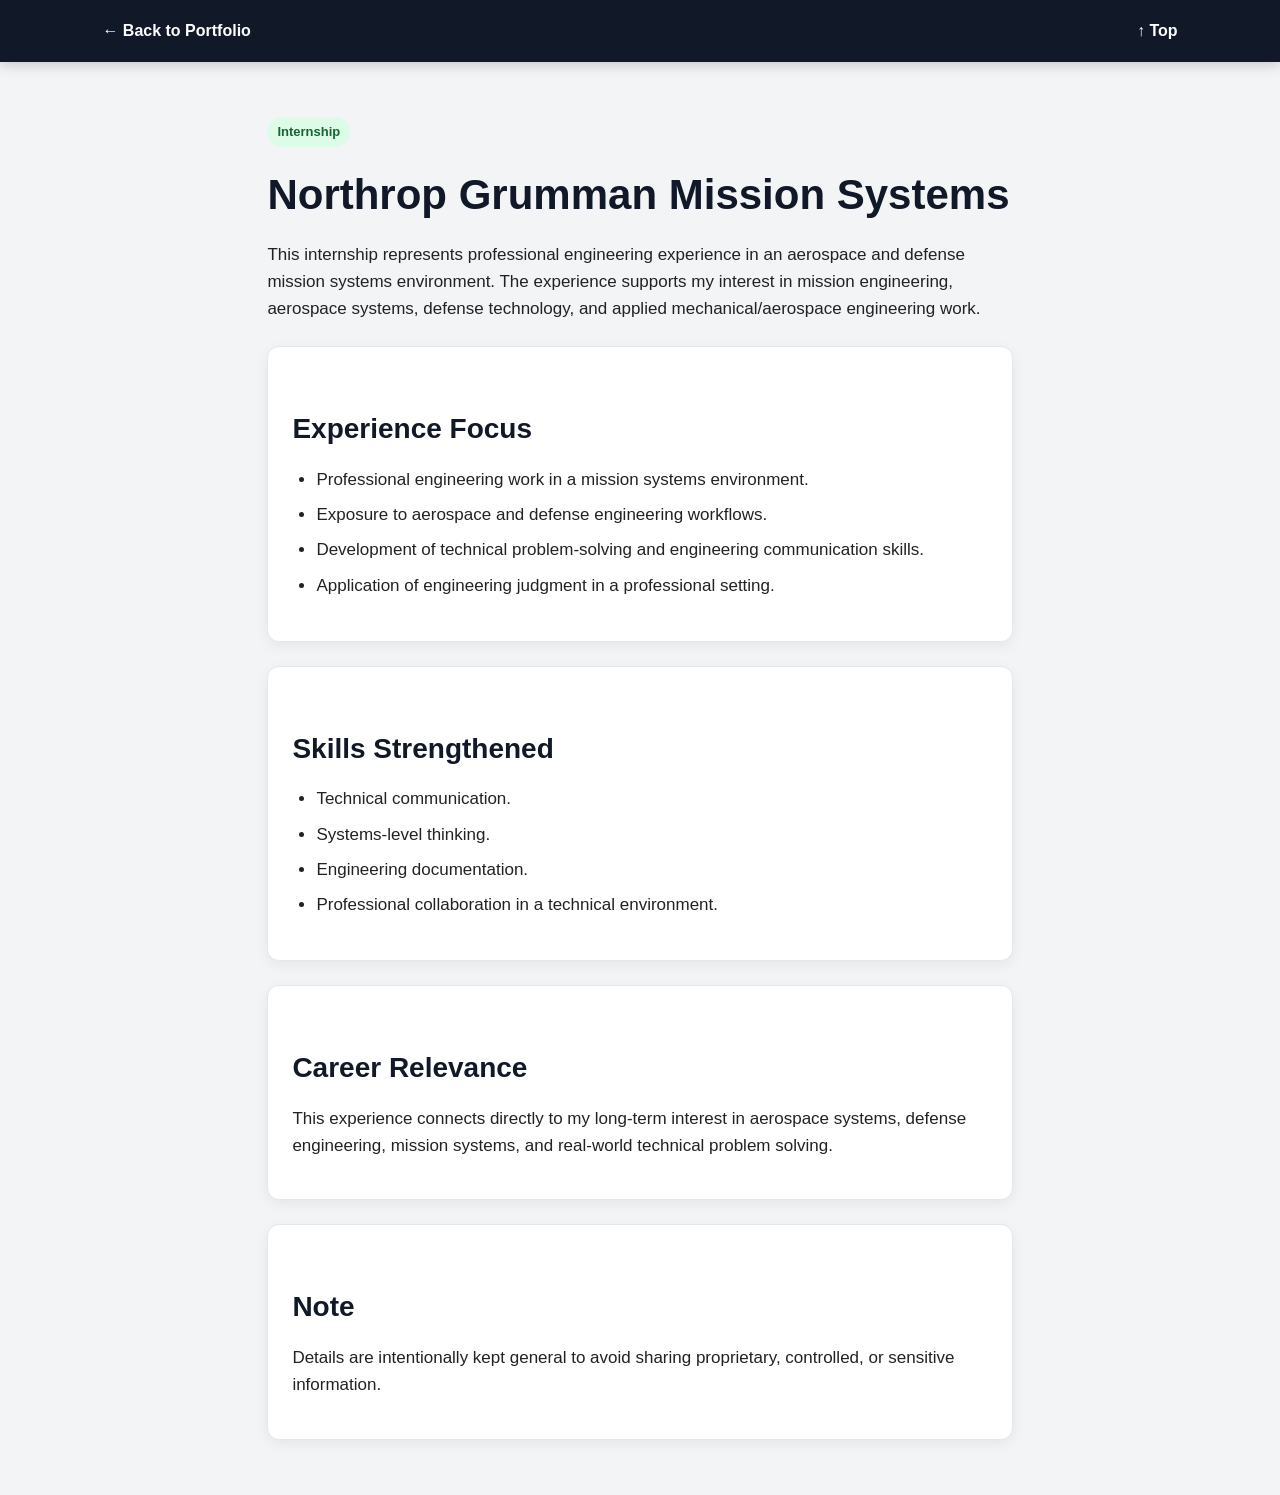
<file: northrop.html>
<!DOCTYPE html>
<html lang="en">
<head>
  <meta charset="UTF-8" />
  <meta name="viewport" content="width=device-width, initial-scale=1.0" />
  <title>Northrop Grumman Mission Systems | Anuj Kashyap</title>
  <link rel="stylesheet" href="style.css" />
</head>

<body>
  <header class="page-header">
  <a href="index.html">← Back to Portfolio</a>
  <a href="#">↑ Top</a>
</header>

  <main class="detail-page">
    <span class="tag internship-tag">Internship</span>
    <h1>Northrop Grumman Mission Systems</h1>

    <p>
      This internship represents professional engineering experience in an aerospace and
      defense mission systems environment. The experience supports my interest in mission
      engineering, aerospace systems, defense technology, and applied mechanical/aerospace
      engineering work.
    </p>

    <div class="detail-section">
      <h2>Experience Focus</h2>
      <ul>
        <li>Professional engineering work in a mission systems environment.</li>
        <li>Exposure to aerospace and defense engineering workflows.</li>
        <li>Development of technical problem-solving and engineering communication skills.</li>
        <li>Application of engineering judgment in a professional setting.</li>
      </ul>
    </div>

    <div class="detail-section">
      <h2>Skills Strengthened</h2>
      <ul>
        <li>Technical communication.</li>
        <li>Systems-level thinking.</li>
        <li>Engineering documentation.</li>
        <li>Professional collaboration in a technical environment.</li>
      </ul>
    </div>

    <div class="detail-section">
      <h2>Career Relevance</h2>
      <p>
        This experience connects directly to my long-term interest in aerospace systems,
        defense engineering, mission systems, and real-world technical problem solving.
      </p>
    </div>

    <div class="detail-section">
      <h2>Note</h2>
      <p>
        Details are intentionally kept general to avoid sharing proprietary, controlled,
        or sensitive information.
      </p>
    </div>
  </main>
</body>
</html>
</file>
<file: style.css>
* {
  box-sizing: border-box;
  margin: 0;
  padding: 0;
}

html {
  scroll-behavior: smooth;
}

body {
  font-family: Arial, sans-serif;
  line-height: 1.6;
  color: #222;
  background-color: #f3f4f6;
}

/* =========================
   HOME PAGE HEADER / HERO
========================= */

header {
  background:
    linear-gradient(rgba(17, 24, 39, 0.76), rgba(17, 24, 39, 0.76)),
    url("hero-bg.jpg");
  background-size: cover;
  background-position: center;
  color: white;
  padding: 24px 8%;
}

nav {
  display: flex;
  justify-content: space-between;
  align-items: center;
  margin-bottom: 90px;
}

nav h2 {
  font-size: 22px;
}

.nav-links a {
  color: white;
  text-decoration: none;
  margin-left: 22px;
  font-weight: bold;
}

.nav-links a:hover {
  text-decoration: underline;
}

.hero {
  max-width: 850px;
  padding-bottom: 90px;
}

.hero h1 {
  font-size: 52px;
  line-height: 1.1;
  margin-bottom: 22px;
}

.hero p {
  font-size: 20px;
  max-width: 750px;
  margin-bottom: 32px;
  color: #d1d5db;
}

.hero-buttons {
  display: flex;
  gap: 14px;
  flex-wrap: wrap;
}

.button {
  display: inline-block;
  background: #2563eb;
  color: white;
  padding: 12px 22px;
  border-radius: 8px;
  text-decoration: none;
  font-weight: bold;
}

.button:hover {
  background: #1d4ed8;
}

.button.secondary {
  background: transparent;
  border: 2px solid white;
}

.button.secondary:hover {
  background: white;
  color: #111827;
}

/* =========================
   MAIN PAGE LAYOUT
========================= */

main {
  padding: 55px 8%;
}

section {
  margin-bottom: 95px;
}

section h2 {
  font-size: 34px;
  margin-bottom: 20px;
  color: #111827;
}

section p {
  max-width: 900px;
  font-size: 17px;
}

/* =========================
   ABOUT SECTION
========================= */

.about-section {
  max-width: 1150px;
  margin: 0 auto 95px auto;
  display: grid;
  grid-template-columns: minmax(0, 1fr) 280px;
  gap: 56px;
  align-items: center;
}

.about-text {
  max-width: 760px;
}

.about-text p {
  margin-bottom: 16px;
}

.about-image {
  display: flex;
  justify-content: center;
  align-items: center;
}

.profile-photo {
  width: 230px !important;
  max-width: 230px !important;
  height: 290px !important;
  object-fit: cover !important;
  object-position: center top !important;
  border-radius: 18px;
  box-shadow: 0 8px 24px rgba(0, 0, 0, 0.18);
  display: block;
}

.about-image img {
  width: 230px;
  max-width: 230px;
  height: 290px;
  object-fit: cover;
  object-position: center top;
  border-radius: 18px;
  box-shadow: 0 8px 24px rgba(0, 0, 0, 0.18);
  display: block;
}

/* =========================
   PROJECT CARDS
========================= */

.project-grid {
  display: grid;
  grid-template-columns: repeat(2, 1fr);
  gap: 24px;
}

.project-card {
  background: white;
  padding: 26px;
  border-radius: 12px;
  box-shadow: 0 4px 14px rgba(0, 0, 0, 0.08);
  border: 1px solid #e5e7eb;
}

.project-card h3 {
  margin-bottom: 12px;
  color: #111827;
  font-size: 22px;
}

.project-card p {
  margin-bottom: 12px;
  font-size: 16px;
}

.project-link {
  display: block;
  color: inherit;
  text-decoration: none;
  transition: transform 0.2s ease, box-shadow 0.2s ease;
}

.project-link:hover {
  transform: translateY(-4px);
  box-shadow: 0 8px 22px rgba(0, 0, 0, 0.14);
}

.card-status {
  display: inline-block;
  margin-top: 8px;
  font-size: 14px;
  font-weight: bold;
  color: #2563eb;
}

.disabled-card {
  opacity: 0.88;
  cursor: not-allowed;
}

.disabled-card:hover {
  transform: none;
  box-shadow: 0 4px 14px rgba(0, 0, 0, 0.08);
}

.disabled-card .card-status {
  color: #6b7280;
}

/* =========================
   TAGS
========================= */

.tag {
  display: inline-block;
  margin-bottom: 14px;
  padding: 5px 10px;
  border-radius: 999px;
  font-size: 13px;
  font-weight: bold;
}

.project-tag,
.manufacturing-tag {
  background: #dbeafe;
  color: #1e40af;
}

.internship-tag,
.digital-tag {
  background: #dcfce7;
  color: #166534;
}

.lab-tag,
.quality-tag {
  background: #fef3c7;
  color: #92400e;
}

.composites-tag {
  background: #ede9fe;
  color: #5b21b6;
}

/* =========================
   RESUME / CONTACT SECTION
========================= */

.bottom-info {
  display: grid;
  grid-template-columns: repeat(2, 1fr);
  gap: 24px;
  margin-bottom: 75px;
}

.info-card {
  background: white;
  padding: 28px;
  border-radius: 16px;
  border: 1px solid #e5e7eb;
  box-shadow: 0 5px 18px rgba(0, 0, 0, 0.08);
}

.info-card h2 {
  margin-bottom: 16px;
}

.info-card p {
  margin-bottom: 14px;
}

.info-card a:not(.button) {
  color: #2563eb;
  text-decoration: none;
  font-weight: 500;
}

.info-card a:not(.button):hover {
  text-decoration: underline;
}

/* =========================
   DETAIL PAGES
========================= */

.page-header {
  position: sticky;
  top: 0;
  z-index: 1000;
  background: #111827;
  color: white;
  padding: 18px 8%;
  display: flex;
  justify-content: space-between;
  align-items: center;
  box-shadow: 0 3px 12px rgba(0, 0, 0, 0.18);
}

.page-header a {
  color: white;
  text-decoration: none;
  font-weight: bold;
}

.page-header a:hover {
  text-decoration: underline;
}

.detail-page {
  max-width: 950px;
  margin: 0 auto;
  padding: 55px 8%;
}

.detail-page h1 {
  font-size: 42px;
  margin-bottom: 12px;
  color: #111827;
}

.detail-page h2 {
  margin-top: 36px;
  margin-bottom: 14px;
  font-size: 28px;
  color: #111827;
}

.detail-page p {
  margin-bottom: 16px;
  font-size: 17px;
}

.detail-page ul {
  margin-left: 24px;
  margin-bottom: 18px;
}

.detail-page li {
  margin-bottom: 8px;
  font-size: 17px;
}

.detail-section {
  background: white;
  padding: 24px;
  border-radius: 12px;
  border: 1px solid #e5e7eb;
  box-shadow: 0 4px 14px rgba(0, 0, 0, 0.06);
  margin-top: 24px;
}

.project-hero-detail {
  background: #111827;
  color: white;
  padding: 38px;
  border-radius: 18px;
  margin-bottom: 28px;
  box-shadow: 0 8px 24px rgba(0, 0, 0, 0.12);
}

.project-hero-detail h1 {
  color: white;
  font-size: 46px;
  margin-bottom: 14px;
}

.project-lead {
  max-width: 850px;
  font-size: 19px !important;
  color: #d1d5db;
  margin-bottom: 24px !important;
}

.note-section {
  background: #f8fafc;
}

/* =========================
   CERTIFICATIONS PAGE
========================= */

.certifications-page {
  max-width: 1150px;
}

.certifications-page > p {
  max-width: 900px;
  margin-bottom: 28px;
}

.certifications-page .cert-grid {
  display: grid;
  grid-template-columns: 1fr;
  gap: 26px;
  margin-top: 28px;
}

.certifications-page .cert-card {
  display: grid;
  grid-template-columns: 1.5fr 0.9fr;
  gap: 28px;
  align-items: center;
  background: white;
  padding: 28px;
  border-radius: 16px;
  border: 1px solid #e5e7eb;
  box-shadow: 0 5px 18px rgba(0, 0, 0, 0.08);
}

.certifications-page .cert-card h3 {
  font-size: 24px;
  color: #111827;
  margin-bottom: 6px;
}

.cert-card-text-only {
  grid-template-columns: 1fr !important;
}

.cert-card-wide {
  grid-template-columns: 1fr !important;
}

.cert-meta {
  color: #6b7280;
  font-size: 15px !important;
  margin-bottom: 16px !important;
}

.cert-content p {
  margin-bottom: 12px;
}

.skills-line span {
  text-transform: uppercase;
  letter-spacing: 0.08em;
  font-size: 12px;
  font-weight: 800;
  color: #6b7280;
  margin-right: 6px;
}

.cert-media {
  width: 100%;
  max-width: 340px;
  justify-self: end;
  background: #ffffff;
  border: 1px solid #e5e7eb;
  border-radius: 16px;
  padding: 18px;
  display: flex;
  flex-direction: column;
  align-items: center;
  justify-content: center;
  overflow: hidden;
  box-shadow: 0 4px 12px rgba(0, 0, 0, 0.05);
}

.cert-media img {
  width: auto;
  max-width: 100%;
  max-height: 215px;
  object-fit: contain;
  display: block;
  padding: 0;
}

.cert-placeholder {
  display: none;
  width: 100%;
  min-height: 130px;
  align-items: center;
  justify-content: center;
  text-align: center;
  color: #6b7280;
  font-size: 14px;
  padding: 18px;
  background: #f8fafc;
  border: 1px dashed #cbd5e1;
  border-radius: 12px;
}

.cert-media figcaption {
  font-size: 14px;
  font-weight: bold;
  color: #374151;
  text-align: center;
  padding-top: 12px;
}

.cert-subgrid {
  display: grid;
  grid-template-columns: repeat(2, 1fr);
  gap: 24px;
  margin-top: 8px;
}

.cert-subgrid .cert-media {
  max-width: none;
  justify-self: stretch;
  min-height: 250px;
}

.cert-subgrid .cert-media img {
  max-height: 165px;
}

.cert-button {
  display: inline-block;
  margin-top: 8px;
  background: #2563eb;
  color: white;
  padding: 10px 16px;
  border-radius: 8px;
  text-decoration: none;
  font-weight: bold;
  font-size: 15px;
}

.cert-button:hover {
  background: #1d4ed8;
}

/* =========================
   MECHANICS OF MATERIALS LAB PAGE
========================= */

.mom-page {
  max-width: 1150px;
}

.mom-hero {
  background:
    radial-gradient(circle at top left, rgba(37, 99, 235, 0.35), transparent 35%),
    radial-gradient(circle at bottom right, rgba(14, 165, 233, 0.18), transparent 35%),
    linear-gradient(135deg, #0b1220 0%, #111827 55%, #020617 100%);
  color: white;
  padding: 44px;
  border-radius: 22px;
  margin-bottom: 24px;
  border: 1px solid #1f2937;
  box-shadow: 0 12px 32px rgba(15, 23, 42, 0.28);
}

.mom-kicker {
  color: #93c5fd !important;
  text-transform: uppercase;
  letter-spacing: 0.13em;
  font-size: 13px !important;
  font-weight: 800;
  margin-bottom: 10px !important;
}

.mom-hero h1 {
  color: white;
  font-size: 48px;
  line-height: 1.05;
  margin-bottom: 16px;
}

.mom-lead {
  max-width: 900px;
  font-size: 19px !important;
  color: #d1d5db;
  margin-bottom: 26px !important;
}

.mom-hero-pills {
  display: flex;
  flex-wrap: wrap;
  gap: 10px;
}

.mom-hero-pills span {
  background: rgba(255, 255, 255, 0.08);
  color: #e5e7eb;
  border: 1px solid rgba(147, 197, 253, 0.28);
  padding: 8px 12px;
  border-radius: 999px;
  font-size: 14px;
  font-weight: 700;
}

.mom-stat-grid {
  display: grid;
  grid-template-columns: repeat(4, 1fr);
  gap: 16px;
  margin-bottom: 28px;
}

.mom-stat-card {
  background: #111827;
  color: white;
  border: 1px solid #1f2937;
  border-radius: 16px;
  padding: 20px;
  box-shadow: 0 8px 22px rgba(15, 23, 42, 0.18);
}

.mom-stat-card strong {
  display: block;
  font-size: 28px;
  line-height: 1.1;
  color: #60a5fa;
  margin-bottom: 6px;
}

.mom-stat-card span {
  color: #d1d5db;
  font-size: 14px;
  font-weight: 700;
}

.mom-split-section {
  display: grid;
  grid-template-columns: 1.4fr 0.8fr;
  gap: 24px;
  align-items: stretch;
  background: white;
  padding: 30px;
  border-radius: 18px;
  border: 1px solid #e5e7eb;
  box-shadow: 0 5px 18px rgba(0, 0, 0, 0.07);
  margin-bottom: 28px;
}

.mom-split-section h2 {
  margin-top: 0;
}

.mom-callout {
  background: #0f172a;
  color: white;
  border-radius: 16px;
  padding: 24px;
  border: 1px solid #1f2937;
}

.mom-callout h3 {
  font-size: 22px;
  margin-bottom: 12px;
  color: white;
}

.mom-callout p {
  color: #d1d5db;
  margin-bottom: 0;
}

.mom-process-section {
  background: #0f172a;
  color: white;
  padding: 30px;
  border-radius: 18px;
  border: 1px solid #1f2937;
  box-shadow: 0 8px 24px rgba(15, 23, 42, 0.22);
  margin-bottom: 28px;
}

.mom-process-section h2 {
  color: white;
  margin-top: 0;
}

.mom-process-grid {
  display: grid;
  grid-template-columns: repeat(5, 1fr);
  gap: 14px;
}

.mom-process-grid div {
  background: rgba(255, 255, 255, 0.04);
  border: 1px solid #334155;
  border-radius: 14px;
  padding: 18px;
}

.mom-process-grid span {
  display: inline-block;
  color: #60a5fa;
  font-weight: 900;
  margin-bottom: 10px;
}

.mom-process-grid h3 {
  color: white;
  font-size: 18px;
  margin-bottom: 8px;
}

.mom-process-grid p {
  color: #cbd5e1;
  font-size: 14px;
  margin-bottom: 0;
}

.mom-section-heading {
  margin-bottom: 20px;
}

.mom-section-heading p {
  color: #60a5fa;
  text-transform: uppercase;
  letter-spacing: 0.13em;
  font-size: 13px;
  font-weight: 900;
  margin-bottom: 4px;
}

.mom-section-heading h2 {
  margin-top: 0;
}

.reports-section {
  background: transparent;
  border: none;
  box-shadow: none;
  padding: 0;
  margin-top: 32px;
}

.report-grid {
  display: grid;
  grid-template-columns: repeat(2, 1fr);
  gap: 24px;
}

.report-card {
  background:
    linear-gradient(180deg, rgba(15, 23, 42, 0.96), rgba(17, 24, 39, 1));
  border: 1px solid #263244;
  border-radius: 20px;
  padding: 28px;
  box-shadow: 0 10px 26px rgba(15, 23, 42, 0.22);
  display: flex;
  flex-direction: column;
  transition: transform 0.18s ease, box-shadow 0.18s ease, border-color 0.18s ease;
}

.report-card:hover {
  transform: translateY(-3px);
  border-color: #3b82f6;
  box-shadow: 0 14px 34px rgba(37, 99, 235, 0.18);
}

.report-card.final-report {
  grid-column: 1 / -1;
  background:
    radial-gradient(circle at top left, rgba(37, 99, 235, 0.22), transparent 40%),
    linear-gradient(180deg, #111827 0%, #050b16 100%);
  border: 1px solid #3b82f6;
}

.report-topline {
  display: flex;
  flex-wrap: wrap;
  gap: 8px;
  margin-bottom: 14px;
}

.report-number,
.report-type {
  display: inline-block;
  padding: 6px 11px;
  border-radius: 999px;
  font-size: 12px;
  font-weight: 900;
}

.report-number {
  background: #2563eb;
  color: white;
}

.report-type {
  background: #1f2937;
  color: #e5e7eb;
  border: 1px solid #334155;
}

.report-card h3 {
  color: white;
  font-size: 22px;
  line-height: 1.25;
  margin-bottom: 12px;
}

.report-card p {
  color: #d1d5db;
  margin-bottom: 15px;
  font-size: 16px;
}

.report-metrics {
  display: grid;
  grid-template-columns: 1fr;
  gap: 10px;
  margin: 10px 0 16px 0;
}

.report-metrics div {
  background: rgba(255, 255, 255, 0.045);
  border: 1px solid #334155;
  border-radius: 12px;
  padding: 13px 14px;
}

.final-metrics {
  grid-template-columns: repeat(2, 1fr);
}

.report-metrics strong {
  display: block;
  color: white;
  font-size: 12px;
  text-transform: uppercase;
  letter-spacing: 0.08em;
  margin-bottom: 5px;
}

.report-metrics span {
  color: #cbd5e1;
  font-size: 15px;
}

.report-card .skills-line {
  margin-top: auto;
  margin-bottom: 18px;
  color: #e5e7eb;
}

.report-card .skills-line span {
  color: #93c5fd;
}

.report-button {
  display: inline-block;
  width: fit-content;
  background: #2563eb;
  color: white;
  padding: 11px 17px;
  border-radius: 9px;
  text-decoration: none;
  font-weight: 800;
  font-size: 15px;
  box-shadow: 0 4px 14px rgba(37, 99, 235, 0.28);
}

.report-button:hover {
  background: #1d4ed8;
}

.mom-skills-section {
  background:
    radial-gradient(circle at bottom right, rgba(37, 99, 235, 0.18), transparent 38%),
    linear-gradient(180deg, #111827 0%, #0f172a 100%);
  border: 1px solid #1f2937;
  border-radius: 20px;
  padding: 30px;
  box-shadow: 0 10px 26px rgba(15, 23, 42, 0.22);
  margin-top: 28px;
}

.mom-skills-section h2 {
  color: white;
}

.mom-skills-grid {
  display: grid;
  grid-template-columns: repeat(2, 1fr);
  gap: 20px;
}

.mom-skills-grid div {
  background: rgba(255, 255, 255, 0.045);
  border: 1px solid #334155;
  border-radius: 14px;
  padding: 18px;
}

.mom-skills-grid h3 {
  color: white;
  margin-bottom: 8px;
  font-size: 18px;
}

.mom-skills-grid p {
  color: #d1d5db;
  margin-bottom: 0;
  font-size: 16px;
}

.mom-closing-section {
  background: white;
  border: 1px solid #e5e7eb;
  border-radius: 20px;
  padding: 34px;
  box-shadow: 0 8px 24px rgba(0, 0, 0, 0.08);
  margin-top: 28px;
}

.mom-closing-section h2 {
  font-size: 34px;
  margin-top: 0;
  margin-bottom: 14px;
  color: #111827;
}

.mom-closing-section p {
  font-size: 17px;
}

/* =========================
   DESIGN AND MANUFACTURING LAB TA PAGE
========================= */

.dml-page {
  max-width: 1150px;
}

.dml-hero {
  background:
    radial-gradient(circle at top left, rgba(37, 99, 235, 0.32), transparent 35%),
    radial-gradient(circle at bottom right, rgba(245, 158, 11, 0.18), transparent 36%),
    linear-gradient(135deg, #0b1220 0%, #111827 55%, #020617 100%);
  color: white;
  padding: 44px;
  border-radius: 22px;
  margin-bottom: 24px;
  border: 1px solid #1f2937;
  box-shadow: 0 12px 32px rgba(15, 23, 42, 0.28);
}

.dml-kicker {
  color: #fbbf24 !important;
  text-transform: uppercase;
  letter-spacing: 0.13em;
  font-size: 13px !important;
  font-weight: 800;
  margin-bottom: 10px !important;
}

.dml-hero h1 {
  color: white;
  font-size: 48px;
  line-height: 1.05;
  margin-bottom: 16px;
}

.dml-lead {
  max-width: 900px;
  font-size: 19px !important;
  color: #d1d5db;
  margin-bottom: 26px !important;
}

.dml-hero-pills {
  display: flex;
  flex-wrap: wrap;
  gap: 10px;
}

.dml-hero-pills span {
  background: rgba(255, 255, 255, 0.08);
  color: #e5e7eb;
  border: 1px solid rgba(251, 191, 36, 0.28);
  padding: 8px 12px;
  border-radius: 999px;
  font-size: 14px;
  font-weight: 700;
}

.dml-photo-feature {
  display: grid;
  grid-template-columns: 1fr 0.85fr;
  gap: 28px;
  background: white;
  padding: 30px;
  border-radius: 20px;
  border: 1px solid #e5e7eb;
  box-shadow: 0 8px 24px rgba(0, 0, 0, 0.08);
  margin-bottom: 28px;
  align-items: center;
}

.dml-feature-text h2 {
  font-size: 34px;
  line-height: 1.15;
  margin-bottom: 16px;
  color: #111827;
}

.dml-feature-image {
  margin: 0;
}

.dml-feature-image img {
  width: 100%;
  height: 360px;
  object-fit: cover;
  border-radius: 18px;
  display: block;
  box-shadow: 0 8px 24px rgba(15, 23, 42, 0.18);
}

.dml-feature-image figcaption {
  margin-top: 10px;
  color: #4b5563;
  font-size: 14px;
  line-height: 1.4;
}

.dml-stat-grid {
  display: grid;
  grid-template-columns: repeat(4, 1fr);
  gap: 16px;
  margin-bottom: 28px;
}

.dml-stat-card {
  background: #111827;
  color: white;
  border: 1px solid #1f2937;
  border-radius: 16px;
  padding: 20px;
  box-shadow: 0 8px 22px rgba(15, 23, 42, 0.18);
}

.dml-stat-card strong {
  display: block;
  font-size: 26px;
  line-height: 1.1;
  color: #fbbf24;
  margin-bottom: 6px;
}

.dml-stat-card span {
  color: #d1d5db;
  font-size: 14px;
  font-weight: 700;
}

.dml-split-section {
  display: grid;
  grid-template-columns: 1.4fr 0.8fr;
  gap: 24px;
  align-items: stretch;
  background: white;
  padding: 30px;
  border-radius: 18px;
  border: 1px solid #e5e7eb;
  box-shadow: 0 5px 18px rgba(0, 0, 0, 0.07);
  margin-bottom: 28px;
}

.dml-split-section h2 {
  margin-top: 0;
}

.dml-callout {
  background: #0f172a;
  color: white;
  border-radius: 16px;
  padding: 24px;
  border: 1px solid #1f2937;
}

.dml-callout h3 {
  font-size: 22px;
  margin-bottom: 12px;
  color: white;
}

.dml-callout p {
  color: #d1d5db;
  margin-bottom: 0;
}

.dml-process-section {
  background: #0f172a;
  color: white;
  padding: 30px;
  border-radius: 18px;
  border: 1px solid #1f2937;
  box-shadow: 0 8px 24px rgba(15, 23, 42, 0.22);
  margin-bottom: 28px;
}

.dml-process-section h2 {
  color: white;
  margin-top: 0;
}

.dml-process-grid {
  display: grid;
  grid-template-columns: repeat(5, 1fr);
  gap: 14px;
}

.dml-process-grid div {
  background: rgba(255, 255, 255, 0.04);
  border: 1px solid #334155;
  border-radius: 14px;
  padding: 18px;
}

.dml-process-grid span {
  display: inline-block;
  color: #fbbf24;
  font-weight: 900;
  margin-bottom: 10px;
}

.dml-process-grid h3 {
  color: white;
  font-size: 18px;
  margin-bottom: 8px;
}

.dml-process-grid p {
  color: #cbd5e1;
  font-size: 14px;
  margin-bottom: 0;
}

.dml-section-heading {
  margin-bottom: 20px;
}

.dml-section-heading p {
  color: #f59e0b;
  text-transform: uppercase;
  letter-spacing: 0.13em;
  font-size: 13px;
  font-weight: 900;
  margin-bottom: 4px;
}

.dml-section-heading h2 {
  margin-top: 0;
}

.dml-equipment-section {
  margin-top: 32px;
  margin-bottom: 28px;
}

.dml-equipment-grid {
  display: grid;
  grid-template-columns: repeat(2, 1fr);
  gap: 24px;
}

.dml-equipment-card {
  background:
    linear-gradient(180deg, rgba(15, 23, 42, 0.96), rgba(17, 24, 39, 1));
  border: 1px solid #263244;
  border-radius: 20px;
  overflow: hidden;
  box-shadow: 0 10px 26px rgba(15, 23, 42, 0.22);
  transition: none;
  cursor: default;
}

.dml-equipment-card:hover {
  transform: none;
  box-shadow: 0 10px 26px rgba(15, 23, 42, 0.22);
}

.dml-equipment-card img {
  width: 100%;
  height: 290px;
  object-fit: cover;
  object-position: center;
  display: block;
  background: #dfe5ee;
}

.dml-equipment-card div {
  padding: 24px;
}

.dml-equipment-card span {
  display: inline-block;
  color: #fbbf24;
  font-size: 12px;
  text-transform: uppercase;
  letter-spacing: 0.11em;
  font-weight: 900;
  margin-bottom: 8px;
}

.dml-equipment-card h3 {
  color: white;
  font-size: 22px;
  margin-bottom: 10px;
}

.dml-equipment-card p {
  color: #d1d5db;
  font-size: 16px;
  margin-bottom: 0;
}

.featured-equipment {
  border-color: #f59e0b;
}

.dml-skills-section {
  background:
    radial-gradient(circle at bottom right, rgba(245, 158, 11, 0.18), transparent 38%),
    linear-gradient(180deg, #111827 0%, #0f172a 100%);
  border: 1px solid #1f2937;
  border-radius: 20px;
  padding: 30px;
  box-shadow: 0 10px 26px rgba(15, 23, 42, 0.22);
  margin-top: 28px;
}

.dml-skills-section h2 {
  color: white;
}

.dml-skills-grid {
  display: grid;
  grid-template-columns: repeat(2, 1fr);
  gap: 20px;
}

.dml-skills-grid div {
  background: rgba(255, 255, 255, 0.045);
  border: 1px solid #334155;
  border-radius: 14px;
  padding: 18px;
}

.dml-skills-grid h3 {
  color: white;
  margin-bottom: 8px;
  font-size: 18px;
}

.dml-skills-grid p {
  color: #d1d5db;
  margin-bottom: 0;
  font-size: 16px;
}

.dml-closing-section {
  background: white;
  border: 1px solid #e5e7eb;
  border-radius: 20px;
  padding: 34px;
  box-shadow: 0 8px 24px rgba(0, 0, 0, 0.08);
  margin-top: 28px;
}

.dml-closing-section h2 {
  font-size: 34px;
  margin-top: 0;
  margin-bottom: 14px;
  color: #111827;
}

.dml-closing-section p {
  font-size: 17px;
}

/* =========================
   NEXTGEN FEDERAL SYSTEMS PAGE
========================= */

.nxg-page {
  max-width: 1150px;
}

.nxg-hero {
  background:
    radial-gradient(circle at top left, rgba(37, 99, 235, 0.36), transparent 35%),
    radial-gradient(circle at bottom right, rgba(16, 185, 129, 0.18), transparent 36%),
    linear-gradient(135deg, #0b1220 0%, #111827 55%, #020617 100%);
  color: white;
  padding: 44px;
  border-radius: 22px;
  margin-bottom: 24px;
  border: 1px solid #1f2937;
  box-shadow: 0 12px 32px rgba(15, 23, 42, 0.28);
}

.nxg-kicker {
  color: #5eead4 !important;
  text-transform: uppercase;
  letter-spacing: 0.13em;
  font-size: 13px !important;
  font-weight: 800;
  margin-bottom: 10px !important;
}

.nxg-hero h1 {
  color: white;
  font-size: 48px;
  line-height: 1.05;
  margin-bottom: 16px;
}

.nxg-lead {
  max-width: 900px;
  font-size: 19px !important;
  color: #d1d5db;
  margin-bottom: 26px !important;
}

.nxg-hero-pills {
  display: flex;
  flex-wrap: wrap;
  gap: 10px;
}

.nxg-hero-pills span {
  background: rgba(255, 255, 255, 0.08);
  color: #e5e7eb;
  border: 1px solid rgba(94, 234, 212, 0.28);
  padding: 8px 12px;
  border-radius: 999px;
  font-size: 14px;
  font-weight: 700;
}

.nxg-stat-grid {
  display: grid;
  grid-template-columns: repeat(4, 1fr);
  gap: 16px;
  margin-bottom: 28px;
}

.nxg-stat-card {
  background: #111827;
  color: white;
  border: 1px solid #1f2937;
  border-radius: 16px;
  padding: 20px;
  box-shadow: 0 8px 22px rgba(15, 23, 42, 0.18);
}

.nxg-stat-card strong {
  display: block;
  font-size: 26px;
  line-height: 1.1;
  color: #5eead4;
  margin-bottom: 6px;
}

.nxg-stat-card span {
  color: #d1d5db;
  font-size: 14px;
  font-weight: 700;
}

.nxg-split-section {
  display: grid;
  grid-template-columns: 1.4fr 0.8fr;
  gap: 24px;
  align-items: stretch;
  background: white;
  padding: 30px;
  border-radius: 18px;
  border: 1px solid #e5e7eb;
  box-shadow: 0 5px 18px rgba(0, 0, 0, 0.07);
  margin-bottom: 28px;
}

.nxg-split-section h2 {
  margin-top: 0;
}

.nxg-callout {
  background: #0f172a;
  color: white;
  border-radius: 16px;
  padding: 24px;
  border: 1px solid #1f2937;
}

.nxg-callout h3 {
  font-size: 22px;
  margin-bottom: 12px;
  color: white;
}

.nxg-callout p {
  color: #d1d5db;
  margin-bottom: 0;
}

.nxg-process-section {
  background: #0f172a;
  color: white;
  padding: 30px;
  border-radius: 18px;
  border: 1px solid #1f2937;
  box-shadow: 0 8px 24px rgba(15, 23, 42, 0.22);
  margin-bottom: 28px;
}

.nxg-process-section h2 {
  color: white;
  margin-top: 0;
}

.nxg-process-grid {
  display: grid;
  grid-template-columns: repeat(5, 1fr);
  gap: 14px;
}

.nxg-process-grid div {
  background: rgba(255, 255, 255, 0.04);
  border: 1px solid #334155;
  border-radius: 14px;
  padding: 18px;
}

.nxg-process-grid span {
  display: inline-block;
  color: #5eead4;
  font-weight: 900;
  margin-bottom: 10px;
}

.nxg-process-grid h3 {
  color: white;
  font-size: 18px;
  margin-bottom: 8px;
}

.nxg-process-grid p {
  color: #cbd5e1;
  font-size: 14px;
  margin-bottom: 0;
}

.nxg-section-heading {
  margin-bottom: 20px;
}

.nxg-section-heading p {
  color: #14b8a6;
  text-transform: uppercase;
  letter-spacing: 0.13em;
  font-size: 13px;
  font-weight: 900;
  margin-bottom: 4px;
}

.nxg-section-heading h2 {
  margin-top: 0;
}

.nxg-work-section {
  margin-top: 32px;
  margin-bottom: 28px;
}

.nxg-work-grid {
  display: grid;
  grid-template-columns: repeat(2, 1fr);
  gap: 24px;
}

.nxg-work-card {
  background:
    linear-gradient(180deg, rgba(15, 23, 42, 0.96), rgba(17, 24, 39, 1));
  border: 1px solid #263244;
  border-radius: 20px;
  padding: 28px;
  box-shadow: 0 10px 26px rgba(15, 23, 42, 0.22);
  display: flex;
  flex-direction: column;
}

.featured-nxg-card {
  border-color: #14b8a6;
}

.nxg-work-topline {
  display: flex;
  flex-wrap: wrap;
  gap: 8px;
  margin-bottom: 14px;
}

.nxg-work-topline span {
  display: inline-block;
  padding: 6px 11px;
  border-radius: 999px;
  font-size: 12px;
  font-weight: 900;
}

.nxg-work-topline span:first-child {
  background: #14b8a6;
  color: #022c22;
}

.nxg-work-topline span:last-child {
  background: #1f2937;
  color: #e5e7eb;
  border: 1px solid #334155;
}

.nxg-work-card h3 {
  color: white;
  font-size: 22px;
  line-height: 1.25;
  margin-bottom: 12px;
}

.nxg-work-card p {
  color: #d1d5db;
  margin-bottom: 15px;
  font-size: 16px;
}

.nxg-metrics {
  display: grid;
  grid-template-columns: 1fr;
  gap: 10px;
  margin: 10px 0 0 0;
}

.nxg-metrics div {
  background: rgba(255, 255, 255, 0.045);
  border: 1px solid #334155;
  border-radius: 12px;
  padding: 13px 14px;
}

.nxg-metrics strong {
  display: block;
  color: white;
  font-size: 12px;
  text-transform: uppercase;
  letter-spacing: 0.08em;
  margin-bottom: 5px;
}

.nxg-metrics span {
  color: #cbd5e1;
  font-size: 15px;
}

.nxg-skills-section {
  background:
    radial-gradient(circle at bottom right, rgba(20, 184, 166, 0.18), transparent 38%),
    linear-gradient(180deg, #111827 0%, #0f172a 100%);
  border: 1px solid #1f2937;
  border-radius: 20px;
  padding: 30px;
  box-shadow: 0 10px 26px rgba(15, 23, 42, 0.22);
  margin-top: 28px;
}

.nxg-skills-section h2 {
  color: white;
}

.nxg-skills-grid {
  display: grid;
  grid-template-columns: repeat(2, 1fr);
  gap: 20px;
}

.nxg-skills-grid div {
  background: rgba(255, 255, 255, 0.045);
  border: 1px solid #334155;
  border-radius: 14px;
  padding: 18px;
}

.nxg-skills-grid h3 {
  color: white;
  margin-bottom: 8px;
  font-size: 18px;
}

.nxg-skills-grid p {
  color: #d1d5db;
  margin-bottom: 0;
  font-size: 16px;
}

.nxg-why-section {
  background: white;
  border: 1px solid #e5e7eb;
  border-radius: 20px;
  padding: 34px;
  box-shadow: 0 8px 24px rgba(0, 0, 0, 0.08);
  margin-top: 28px;
}

.nxg-why-section h2 {
  font-size: 34px;
  margin-top: 0;
  margin-bottom: 14px;
  color: #111827;
}

.nxg-why-section p {
  font-size: 17px;
}

.nxg-note-section {
  background: #f8fafc;
  border: 1px solid #e5e7eb;
  border-radius: 20px;
  padding: 26px;
  margin-top: 28px;
  box-shadow: 0 5px 18px rgba(0, 0, 0, 0.05);
}

.nxg-note-section h2 {
  margin-top: 0;
}

/* =========================
   VALVELESS PULSEJET PAGE
========================= */

.pulsejet-page {
  max-width: 1150px;
}

.pulsejet-hero {
  background:
    radial-gradient(circle at top left, rgba(249, 115, 22, 0.35), transparent 35%),
    radial-gradient(circle at bottom right, rgba(239, 68, 68, 0.18), transparent 36%),
    linear-gradient(135deg, #0b1220 0%, #111827 55%, #020617 100%);
  color: white;
  padding: 44px;
  border-radius: 22px;
  margin-bottom: 24px;
  border: 1px solid #1f2937;
  box-shadow: 0 12px 32px rgba(15, 23, 42, 0.28);
}

.pulsejet-kicker {
  color: #fb923c !important;
  text-transform: uppercase;
  letter-spacing: 0.13em;
  font-size: 13px !important;
  font-weight: 800;
  margin-bottom: 10px !important;
}

.pulsejet-hero h1 {
  color: white;
  font-size: 48px;
  line-height: 1.05;
  margin-bottom: 16px;
}

.pulsejet-lead {
  max-width: 900px;
  font-size: 19px !important;
  color: #d1d5db;
  margin-bottom: 26px !important;
}

.pulsejet-hero-pills {
  display: flex;
  flex-wrap: wrap;
  gap: 10px;
}

.pulsejet-hero-pills span {
  background: rgba(255, 255, 255, 0.08);
  color: #e5e7eb;
  border: 1px solid rgba(251, 146, 60, 0.28);
  padding: 8px 12px;
  border-radius: 999px;
  font-size: 14px;
  font-weight: 700;
}

.pulsejet-photo-feature {
  display: grid;
  grid-template-columns: 1fr 0.85fr;
  gap: 28px;
  background: white;
  padding: 30px;
  border-radius: 20px;
  border: 1px solid #e5e7eb;
  box-shadow: 0 8px 24px rgba(0, 0, 0, 0.08);
  margin-bottom: 28px;
  align-items: center;
}

.pulsejet-feature-text h2 {
  font-size: 34px;
  line-height: 1.15;
  margin-bottom: 16px;
  color: #111827;
}

.pulsejet-feature-image {
  margin: 0;
}

.pulsejet-feature-image img {
  width: 100%;
  height: 360px;
  object-fit: cover;
  border-radius: 18px;
  display: block;
  box-shadow: 0 8px 24px rgba(15, 23, 42, 0.18);
}

.pulsejet-feature-image figcaption,
.pulsejet-gallery-card figcaption,
.pulsejet-cfd-card figcaption {
  margin-top: 10px;
  color: #4b5563;
  font-size: 14px;
  line-height: 1.4;
}

.pulsejet-stat-grid {
  display: grid;
  grid-template-columns: repeat(4, 1fr);
  gap: 16px;
  margin-bottom: 28px;
}

.pulsejet-stat-card,
.pulsejet-analysis-stats div {
  background: #111827;
  color: white;
  border: 1px solid #1f2937;
  border-radius: 16px;
  padding: 20px;
  box-shadow: 0 8px 22px rgba(15, 23, 42, 0.18);
}

.pulsejet-stat-card strong,
.pulsejet-analysis-stats strong {
  display: block;
  font-size: 26px;
  line-height: 1.1;
  color: #fb923c;
  margin-bottom: 6px;
}

.pulsejet-stat-card span,
.pulsejet-analysis-stats span {
  color: #d1d5db;
  font-size: 14px;
  font-weight: 700;
}

.pulsejet-analysis-stats {
  display: grid;
  grid-template-columns: repeat(4, 1fr);
  gap: 16px;
  margin: 24px 0 28px 0;
}

.pulsejet-split-section {
  display: grid;
  grid-template-columns: 1.4fr 0.8fr;
  gap: 24px;
  align-items: stretch;
  background: white;
  padding: 30px;
  border-radius: 18px;
  border: 1px solid #e5e7eb;
  box-shadow: 0 5px 18px rgba(0, 0, 0, 0.07);
  margin-bottom: 28px;
}

.pulsejet-split-section h2 {
  margin-top: 0;
}

.pulsejet-callout {
  background: #0f172a;
  color: white;
  border-radius: 16px;
  padding: 24px;
  border: 1px solid #1f2937;
}

.pulsejet-callout h3 {
  font-size: 22px;
  margin-bottom: 12px;
  color: white;
}

.pulsejet-callout p {
  color: #d1d5db;
  margin-bottom: 0;
}

.pulsejet-process-section {
  background: #0f172a;
  color: white;
  padding: 30px;
  border-radius: 18px;
  border: 1px solid #1f2937;
  box-shadow: 0 8px 24px rgba(15, 23, 42, 0.22);
  margin-bottom: 28px;
}

.pulsejet-process-section h2 {
  color: white;
  margin-top: 0;
}

.pulsejet-process-grid {
  display: grid;
  grid-template-columns: repeat(5, 1fr);
  gap: 14px;
}

.pulsejet-process-grid div {
  background: rgba(255, 255, 255, 0.04);
  border: 1px solid #334155;
  border-radius: 14px;
  padding: 18px;
}

.pulsejet-process-grid span {
  display: inline-block;
  color: #fb923c;
  font-weight: 900;
  margin-bottom: 10px;
}

.pulsejet-process-grid h3 {
  color: white;
  font-size: 18px;
  margin-bottom: 8px;
}

.pulsejet-process-grid p {
  color: #cbd5e1;
  font-size: 14px;
  margin-bottom: 0;
}

.pulsejet-section-heading {
  margin-bottom: 20px;
}

.pulsejet-section-heading p {
  color: #f97316;
  text-transform: uppercase;
  letter-spacing: 0.13em;
  font-size: 13px;
  font-weight: 900;
  margin-bottom: 4px;
}

.pulsejet-section-heading h2 {
  margin-top: 0;
}

.pulsejet-media-section,
.pulsejet-gallery-section,
.pulsejet-analysis-section,
.pulsejet-math-section,
.pulsejet-challenges-section,
.pulsejet-troubleshooting-section,
.pulsejet-equations-section {
  margin-top: 32px;
  margin-bottom: 28px;
}

.pulsejet-analysis-section {
  background: white;
  padding: 30px;
  border-radius: 20px;
  border: 1px solid #e5e7eb;
  box-shadow: 0 8px 24px rgba(0, 0, 0, 0.08);
}

.pulsejet-analysis-section > p {
  margin-bottom: 24px;
}

.pulsejet-media-grid,
.pulsejet-gallery-grid,
.pulsejet-cfd-grid,
.pulsejet-math-grid,
.pulsejet-challenge-grid,
.pulsejet-skills-grid,
.pulsejet-troubleshooting-grid,
.pulsejet-equation-grid {
  display: grid;
  grid-template-columns: repeat(2, 1fr);
  gap: 24px;
}

.pulsejet-math-grid,
.pulsejet-troubleshooting-grid,
.pulsejet-equation-grid {
  margin-top: 28px;
}

.pulsejet-media-card,
.pulsejet-gallery-card,
.pulsejet-cfd-card {
  background:
    linear-gradient(180deg, rgba(15, 23, 42, 0.96), rgba(17, 24, 39, 1));
  border: 1px solid #263244;
  border-radius: 20px;
  overflow: hidden;
  box-shadow: 0 10px 26px rgba(15, 23, 42, 0.22);
  margin: 0;
}

.pulsejet-math-card,
.pulsejet-troubleshooting-grid article,
.pulsejet-equation-grid div {
  background:
    linear-gradient(180deg, rgba(15, 23, 42, 0.96), rgba(17, 24, 39, 1));
  border: 1px solid #263244;
  border-radius: 20px;
  overflow: hidden;
  box-shadow: 0 10px 26px rgba(15, 23, 42, 0.22);
  margin: 0;
}

.pulsejet-math-card {
  background: #ffffff;
  border: 1px solid #dbe3ef;
}

.featured-pulsejet-card,
.pulsejet-troubleshooting-grid article:nth-child(2),
.pulsejet-troubleshooting-grid article:nth-child(3) {
  border-color: #f97316;
}

.pulsejet-media-card video {
  width: 100%;
  height: 300px;
  object-fit: cover;
  display: block;
}

.pulsejet-gallery-card img {
  width: 100%;
  height: 300px;
  object-fit: cover;
  display: block;
}

.pulsejet-cfd-card img {
  width: 100%;
  height: 300px;
  object-fit: contain;
  display: block;
  background: #c5ccd6;
  padding: 8px;
}

.pulsejet-math-card img {
  width: 100%;
  display: block;
  background: #f8fafc;
}

.pulsejet-media-card div {
  padding: 24px;
}

.pulsejet-media-card span,
.pulsejet-troubleshooting-grid span {
  display: inline-block;
  color: #fb923c;
  font-size: 12px;
  text-transform: uppercase;
  letter-spacing: 0.11em;
  font-weight: 900;
  margin-bottom: 8px;
}

.pulsejet-media-card h3,
.pulsejet-troubleshooting-grid h3,
.pulsejet-equation-grid h3 {
  color: white;
  font-size: 22px;
  margin-bottom: 10px;
}

.pulsejet-media-card p,
.pulsejet-troubleshooting-grid p,
.pulsejet-equation-grid p {
  color: #d1d5db;
  font-size: 16px;
  margin-bottom: 0;
}

.pulsejet-gallery-card figcaption,
.pulsejet-cfd-card figcaption {
  color: #d1d5db;
  padding: 0 20px 20px 20px;
}

.pulsejet-math-card figcaption {
  padding: 18px 20px 22px 20px;
  color: #334155;
  line-height: 1.7;
  font-size: 15px;
}

.pulsejet-math-card strong {
  color: #0f172a;
}

.pulsejet-troubleshooting-grid article,
.pulsejet-equation-grid div {
  padding: 26px;
}

.pulsejet-troubleshooting-grid strong {
  color: #fb923c;
}

.equation {
  display: inline-block;
  width: fit-content;
  background: rgba(251, 146, 60, 0.12);
  color: #fed7aa !important;
  border: 1px solid rgba(251, 146, 60, 0.35);
  border-radius: 12px;
  padding: 10px 14px;
  margin: 4px 0 14px 0 !important;
  font-family: "Courier New", monospace;
  font-size: 18px !important;
  font-weight: 800;
}

.pulsejet-challenge-grid div,
.pulsejet-skills-grid div {
  background:
    linear-gradient(180deg, rgba(15, 23, 42, 0.96), rgba(17, 24, 39, 1));
  border: 1px solid #263244;
  border-radius: 18px;
  padding: 24px;
  box-shadow: 0 10px 26px rgba(15, 23, 42, 0.18);
}

.pulsejet-challenge-grid h3,
.pulsejet-skills-grid h3 {
  color: white;
  font-size: 20px;
  margin-bottom: 10px;
}

.pulsejet-challenge-grid p,
.pulsejet-skills-grid p {
  color: #d1d5db;
  margin-bottom: 0;
  font-size: 16px;
}

.pulsejet-skills-section {
  background:
    radial-gradient(circle at bottom right, rgba(249, 115, 22, 0.18), transparent 38%),
    linear-gradient(180deg, #111827 0%, #0f172a 100%);
  border: 1px solid #1f2937;
  border-radius: 20px;
  padding: 30px;
  box-shadow: 0 10px 26px rgba(15, 23, 42, 0.22);
  margin-top: 28px;
}

.pulsejet-skills-section h2 {
  color: white;
}

.pulsejet-closing-section {
  background: white;
  border: 1px solid #e5e7eb;
  border-radius: 20px;
  padding: 34px;
  box-shadow: 0 8px 24px rgba(0, 0, 0, 0.08);
  margin-top: 28px;
}

.pulsejet-closing-section h2 {
  font-size: 34px;
  margin-top: 0;
  margin-bottom: 14px;
  color: #111827;
}

.pulsejet-closing-section p {
  font-size: 17px;
}

/* =========================
   ACE CNC / AIR ENGINE PAGE
========================= */

.ace-page {
  max-width: 1150px;
}

.ace-hero {
  background:
    radial-gradient(circle at top left, rgba(37, 99, 235, 0.35), transparent 35%),
    radial-gradient(circle at bottom right, rgba(239, 68, 68, 0.20), transparent 36%),
    linear-gradient(135deg, #0b1220 0%, #111827 55%, #020617 100%);
  color: white;
  padding: 44px;
  border-radius: 22px;
  margin-bottom: 24px;
  border: 1px solid #1f2937;
  box-shadow: 0 12px 32px rgba(15, 23, 42, 0.28);
}

.ace-kicker {
  color: #ef4444 !important;
  text-transform: uppercase;
  letter-spacing: 0.13em;
  font-size: 13px !important;
  font-weight: 800;
  margin-bottom: 10px !important;
}

.ace-hero h1 {
  color: white;
  font-size: 48px;
  line-height: 1.05;
  margin-bottom: 16px;
}

.ace-lead {
  max-width: 900px;
  font-size: 19px !important;
  color: #d1d5db;
  margin-bottom: 26px !important;
}

.ace-hero-pills {
  display: flex;
  flex-wrap: wrap;
  gap: 10px;
}

.ace-hero-pills span {
  background: rgba(255, 255, 255, 0.08);
  color: #e5e7eb;
  border: 1px solid rgba(239, 68, 68, 0.28);
  padding: 8px 12px;
  border-radius: 999px;
  font-size: 14px;
  font-weight: 700;
}

.ace-photo-feature {
  display: grid;
  grid-template-columns: 1fr 0.85fr;
  gap: 28px;
  background: white;
  padding: 30px;
  border-radius: 20px;
  border: 1px solid #e5e7eb;
  box-shadow: 0 8px 24px rgba(0, 0, 0, 0.08);
  margin-bottom: 28px;
  align-items: center;
}

.ace-feature-text h2 {
  font-size: 34px;
  line-height: 1.15;
  margin-bottom: 16px;
  color: #111827;
}

.ace-feature-image {
  margin: 0;
}

.ace-feature-image img {
  width: 100%;
  height: 380px;
  object-fit: cover;
  object-position: center;
  border-radius: 18px;
  display: block;
  box-shadow: 0 8px 24px rgba(15, 23, 42, 0.18);
}

.ace-feature-image figcaption {
  margin-top: 10px;
  color: #4b5563;
  font-size: 14px;
  line-height: 1.4;
}

.ace-stat-grid {
  display: grid;
  grid-template-columns: repeat(4, 1fr);
  gap: 16px;
  margin-bottom: 28px;
}

.ace-stat-card {
  background: #111827;
  color: white;
  border: 1px solid #1f2937;
  border-radius: 16px;
  padding: 20px;
  box-shadow: 0 8px 22px rgba(15, 23, 42, 0.18);
}

.ace-stat-card strong {
  display: block;
  font-size: 26px;
  line-height: 1.1;
  color: #ef4444;
  margin-bottom: 6px;
}

.ace-stat-card span {
  color: #d1d5db;
  font-size: 14px;
  font-weight: 700;
}

.ace-split-section {
  display: grid;
  grid-template-columns: 1.4fr 0.8fr;
  gap: 24px;
  align-items: stretch;
  background: white;
  padding: 30px;
  border-radius: 18px;
  border: 1px solid #e5e7eb;
  box-shadow: 0 5px 18px rgba(0, 0, 0, 0.07);
  margin-bottom: 28px;
}

.ace-split-section h2 {
  margin-top: 0;
}

.ace-callout {
  background: #0f172a;
  color: white;
  border-radius: 16px;
  padding: 24px;
  border: 1px solid #1f2937;
}

.ace-callout h3 {
  font-size: 22px;
  margin-bottom: 12px;
  color: white;
}

.ace-callout p {
  color: #d1d5db;
  margin-bottom: 0;
}

.ace-process-section {
  background: #0f172a;
  color: white;
  padding: 30px;
  border-radius: 18px;
  border: 1px solid #1f2937;
  box-shadow: 0 8px 24px rgba(15, 23, 42, 0.22);
  margin-bottom: 28px;
}

.ace-process-section h2 {
  color: white;
  margin-top: 0;
}

.ace-process-grid {
  display: grid;
  grid-template-columns: repeat(5, 1fr);
  gap: 14px;
}

.ace-process-grid div {
  background: rgba(255, 255, 255, 0.04);
  border: 1px solid #334155;
  border-radius: 14px;
  padding: 18px;
}

.ace-process-grid span {
  display: inline-block;
  color: #ef4444;
  font-weight: 900;
  margin-bottom: 10px;
}

.ace-process-grid h3 {
  color: white;
  font-size: 18px;
  margin-bottom: 8px;
}

.ace-process-grid p {
  color: #cbd5e1;
  font-size: 14px;
  margin-bottom: 0;
}

.ace-section-heading {
  margin-bottom: 20px;
}

.ace-section-heading p {
  color: #ef4444;
  text-transform: uppercase;
  letter-spacing: 0.13em;
  font-size: 13px;
  font-weight: 900;
  margin-bottom: 4px;
}

.ace-section-heading h2 {
  margin-top: 0;
}

.ace-equipment-section,
.ace-work-section {
  margin-top: 32px;
  margin-bottom: 28px;
}

.ace-equipment-grid,
.ace-work-grid,
.ace-skills-grid {
  display: grid;
  grid-template-columns: repeat(2, 1fr);
  gap: 24px;
}

.ace-equipment-card {
  background:
    linear-gradient(180deg, rgba(15, 23, 42, 0.96), rgba(17, 24, 39, 1));
  border: 1px solid #263244;
  border-radius: 20px;
  overflow: hidden;
  box-shadow: 0 10px 26px rgba(15, 23, 42, 0.22);
  margin: 0;
}

.featured-ace-card {
  border-color: #ef4444;
}

.ace-equipment-card img {
  width: 100%;
  height: 340px;
  object-fit: cover;
  display: block;
}

.ace-equipment-card figcaption {
  padding: 24px;
}

.ace-equipment-card span,
.ace-work-card span {
  display: inline-block;
  color: #ef4444;
  font-size: 12px;
  text-transform: uppercase;
  letter-spacing: 0.11em;
  font-weight: 900;
  margin-bottom: 8px;
}

.ace-equipment-card h3,
.ace-work-card h3 {
  color: white;
  font-size: 22px;
  margin-bottom: 10px;
}

.ace-equipment-card p,
.ace-work-card p {
  color: #d1d5db;
  font-size: 16px;
  margin-bottom: 0;
}

.ace-work-card,
.ace-skills-grid div {
  background:
    linear-gradient(180deg, rgba(15, 23, 42, 0.96), rgba(17, 24, 39, 1));
  border: 1px solid #263244;
  border-radius: 18px;
  padding: 24px;
  box-shadow: 0 10px 26px rgba(15, 23, 42, 0.18);
}

.ace-skills-section {
  background:
    radial-gradient(circle at bottom right, rgba(239, 68, 68, 0.18), transparent 38%),
    linear-gradient(180deg, #111827 0%, #0f172a 100%);
  border: 1px solid #1f2937;
  border-radius: 20px;
  padding: 30px;
  box-shadow: 0 10px 26px rgba(15, 23, 42, 0.22);
  margin-top: 28px;
}

.ace-skills-section h2 {
  color: white;
}

.ace-skills-grid h3 {
  color: white;
  margin-bottom: 8px;
  font-size: 18px;
}

.ace-skills-grid p {
  color: #d1d5db;
  margin-bottom: 0;
  font-size: 16px;
}

.ace-closing-section {
  background: white;
  border: 1px solid #e5e7eb;
  border-radius: 20px;
  padding: 34px;
  box-shadow: 0 8px 24px rgba(0, 0, 0, 0.08);
  margin-top: 28px;
}

.ace-closing-section h2 {
  font-size: 34px;
  margin-top: 0;
  margin-bottom: 14px;
  color: #111827;
}

.ace-closing-section p {
  font-size: 17px;
}

/* =========================
   FOOTER
========================= */

footer {
  text-align: center;
  padding: 24px;
  background: #111827;
  color: white;
}

/* =========================
   MOBILE
========================= */

@media (max-width: 1000px) {
  .mom-process-grid,
  .dml-process-grid,
  .nxg-process-grid,
  .pulsejet-process-grid,
  .ace-process-grid {
    grid-template-columns: repeat(2, 1fr);
  }

  .mom-stat-grid,
  .dml-stat-grid,
  .nxg-stat-grid,
  .pulsejet-stat-grid,
  .pulsejet-analysis-stats,
  .ace-stat-grid {
    grid-template-columns: repeat(2, 1fr);
  }

  .dml-photo-feature,
  .pulsejet-photo-feature,
  .ace-photo-feature {
    grid-template-columns: 1fr;
  }

  .dml-feature-image img,
  .pulsejet-feature-image img,
  .ace-feature-image img {
    height: 320px;
  }
}

@media (max-width: 900px) {
  .report-grid,
  .dml-equipment-grid,
  .nxg-work-grid,
  .pulsejet-media-grid,
  .pulsejet-gallery-grid,
  .pulsejet-cfd-grid,
  .pulsejet-math-grid,
  .pulsejet-challenge-grid,
  .pulsejet-skills-grid,
  .pulsejet-troubleshooting-grid,
  .pulsejet-equation-grid,
  .ace-equipment-grid,
  .ace-work-grid,
  .ace-skills-grid {
    grid-template-columns: 1fr;
  }

  .report-card.final-report {
    grid-column: auto;
  }

  .mom-split-section,
  .dml-split-section,
  .nxg-split-section,
  .pulsejet-split-section,
  .ace-split-section {
    grid-template-columns: 1fr;
  }

  .final-metrics {
    grid-template-columns: 1fr;
  }
}

@media (max-width: 800px) {
  .certifications-page .cert-card {
    grid-template-columns: 1fr;
  }

  .cert-media {
    justify-self: start;
    max-width: 360px;
  }

  .cert-subgrid {
    grid-template-columns: 1fr;
  }

  .cert-subgrid .cert-media {
    max-width: 360px;
    justify-self: start;
  }

  .project-hero-detail,
  .mom-hero,
  .dml-hero,
  .nxg-hero,
  .pulsejet-hero,
  .ace-hero {
    padding: 30px;
  }

  .project-hero-detail h1,
  .mom-hero h1,
  .dml-hero h1,
  .nxg-hero h1,
  .pulsejet-hero h1,
  .ace-hero h1 {
    font-size: 36px;
  }

  .mom-skills-grid,
  .dml-skills-grid,
  .nxg-skills-grid {
    grid-template-columns: 1fr;
  }
}

@media (max-width: 750px) {
  nav {
    flex-direction: column;
    align-items: flex-start;
    margin-bottom: 60px;
  }

  .nav-links {
    margin-top: 16px;
  }

  .nav-links a {
    display: inline-block;
    margin: 8px 14px 0 0;
  }

  .hero h1 {
    font-size: 38px;
  }

  .hero p {
    font-size: 18px;
  }

  .about-section {
    grid-template-columns: 1fr;
    max-width: none;
    margin-bottom: 95px;
  }

  .about-text {
    max-width: none;
  }

  .about-image {
    justify-content: flex-start;
  }

  .profile-photo {
    width: 200px !important;
    max-width: 200px !important;
    height: 250px !important;
  }

  .about-image img {
    width: 200px;
    max-width: 200px;
    height: 250px;
  }

  .project-grid {
    grid-template-columns: 1fr;
  }

  .bottom-info {
    grid-template-columns: 1fr;
  }

  .page-header {
    padding: 16px 8%;
  }

  .detail-page h1 {
    font-size: 34px;
  }

  .report-card {
    padding: 22px;
  }
}

@media (max-width: 600px) {
  .mom-stat-grid,
  .mom-process-grid,
  .dml-stat-grid,
  .dml-process-grid,
  .nxg-stat-grid,
  .nxg-process-grid,
  .pulsejet-stat-grid,
  .pulsejet-process-grid,
  .pulsejet-analysis-stats,
  .ace-stat-grid,
  .ace-process-grid {
    grid-template-columns: 1fr;
  }

  .dml-equipment-card img,
  .dml-feature-image img,
  .pulsejet-media-card video,
  .pulsejet-gallery-card img,
  .pulsejet-cfd-card img,
  .pulsejet-feature-image img,
  .ace-equipment-card img,
  .ace-feature-image img {
    height: 250px;
  }
}
.pulsejet-wide-media-card {
  grid-column: 1 / -1;
  display: grid;
  grid-template-columns: 1.15fr 0.85fr;
  align-items: stretch;
}

.pulsejet-wide-media-card video {
  height: 360px;
}

.pulsejet-wide-media-card div {
  display: flex;
  flex-direction: column;
  justify-content: center;
}

@media (max-width: 900px) {
  .pulsejet-wide-media-card {
    grid-column: auto;
    grid-template-columns: 1fr;
  }

  .pulsejet-wide-media-card video {
    height: 300px;
  }
}
</file>
